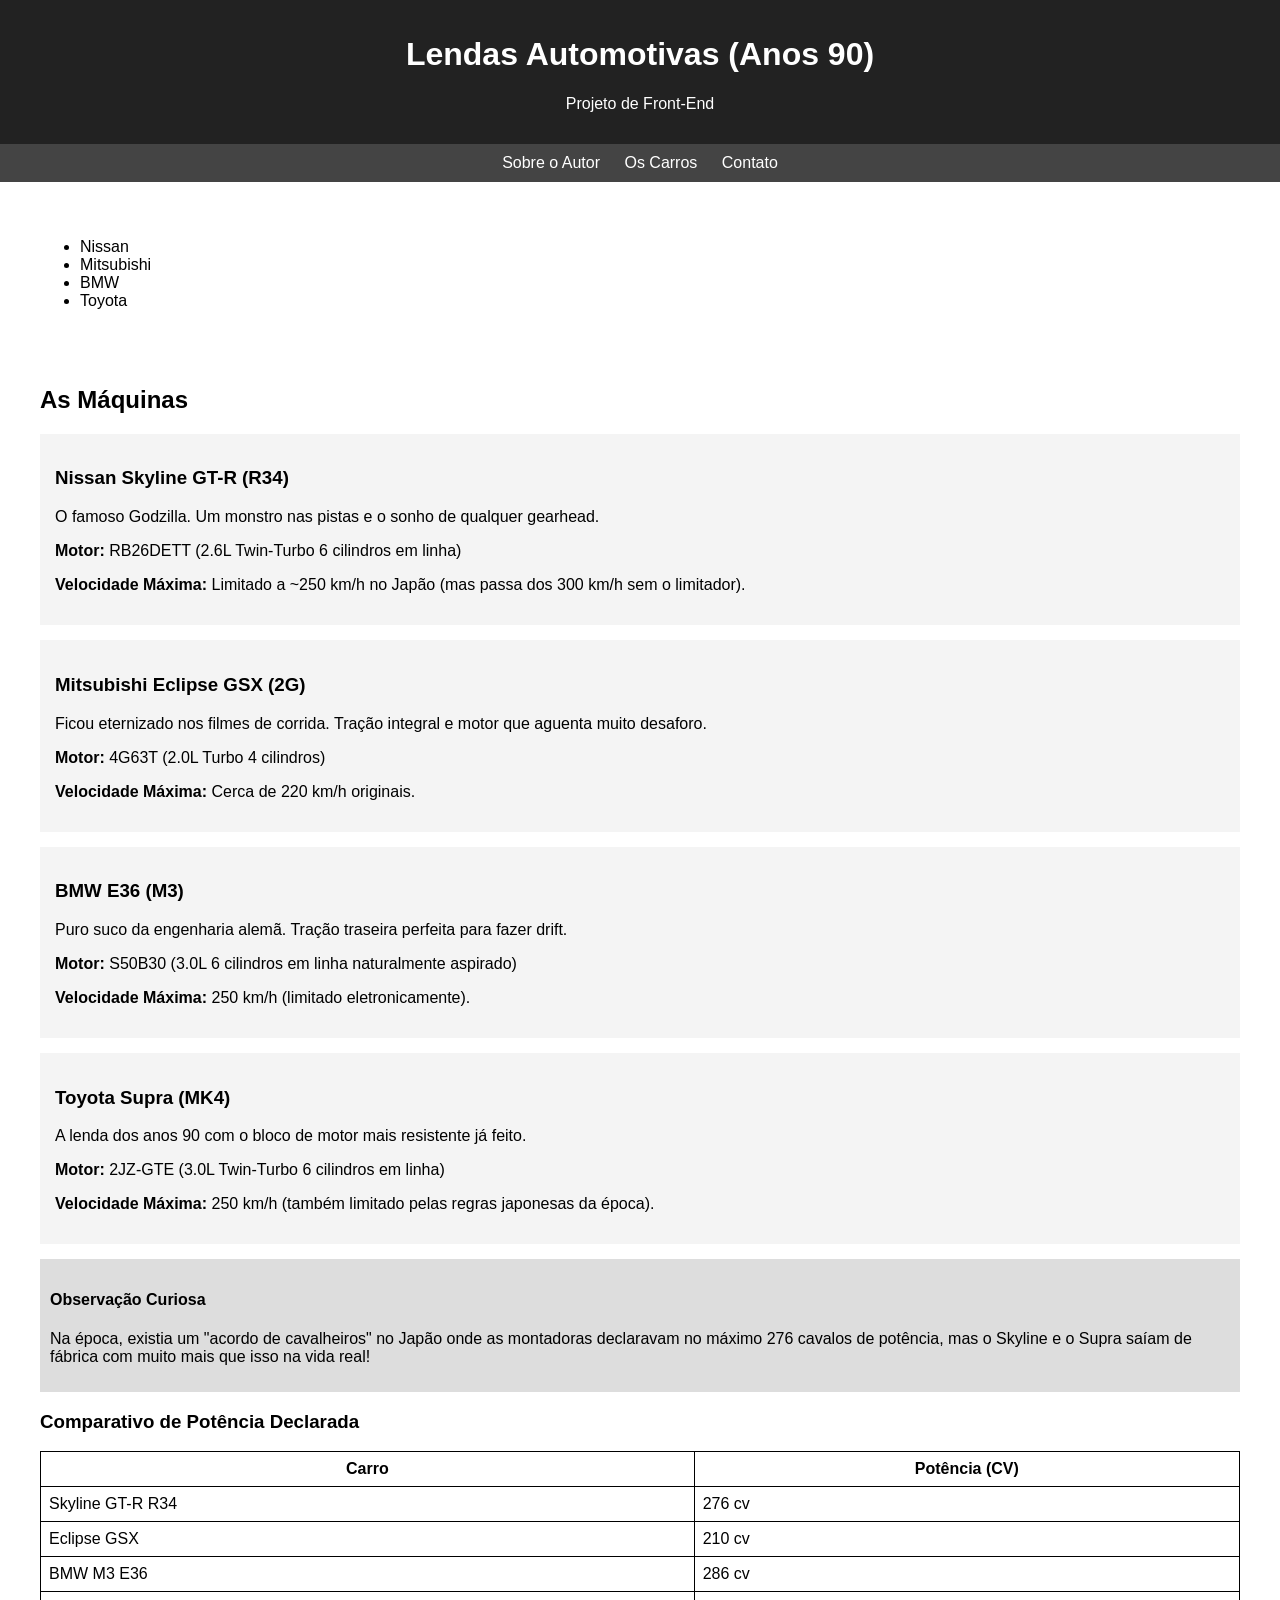
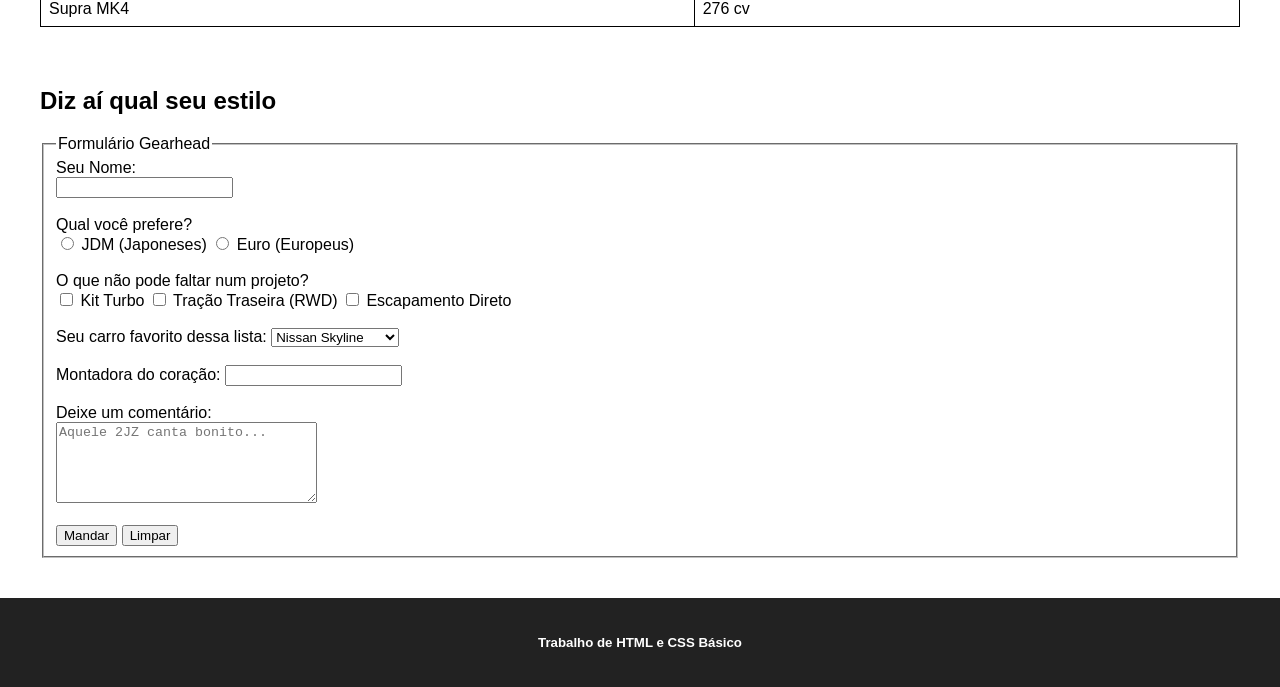
<file: index.html>
<!DOCTYPE html>
<html lang="pt-BR">
<head>
    <meta charset="UTF-8">
  <meta http-equiv="X-UA-Compatible" content="IE=edge">
     <meta name="viewport" content="width=device-width, initial-scale=1.0">
  <title>Trabalho Carros Legais</title>

    <style>
        body {
            font-family: Arial, sans-serif;
         margin: 0;
           padding: 0;
        }

       header, footer {
            background-color: #222;
          color: white;
            text-align: center;
          padding: 15px;
       }

        nav {
           background-color: #444;
            padding: 10px;
         text-align: center;
        }

       nav a {
            color: white;
           margin: 10px;
          text-decoration: none;
        }

        section {
            padding: 20px;
        }

      article {
         background-color: #f4f4f4;
            padding: 15px;
           margin-bottom: 15px;
       }

        aside {
            background-color: #ddd;
          padding: 10px;
            margin-top: 10px;
        }

      table {
           width: 100%;
           border-collapse: collapse;
        }

       table, th, td {
          border: 1px solid black;
            padding: 8px;
        }

       .header {
           background-color: #333;
        }

        #main {
           padding: 20px;
        }

      #footer {
          background-color: #222;
           color: white;
        }
    </style>
</head>

<body>

<div class="header">
<header>
    <h1>Lendas Automotivas (Anos 90)</h1>
   <p>Projeto de Front-End</p>
</header>
</div>

<nav>
    <a href="#sobre" target="_self">Sobre o Autor</a>
  <a href="#carros" target="_self">Os Carros</a>
    <a href="#contato" target="_self" title="Ir para formulário">Contato</a>
</nav>

<div id="main">
<section id="sobre">
    <ul>
        <li>Nissan</li>
      <li>Mitsubishi</li>
        <li>BMW</li>
      <li>Toyota</li>
    </ul>
</section>

<section id="carros">
  <h2>As Máquinas</h2>

    <article>
       <h3>Nissan Skyline GT-R (R34)</h3>
      <p>O famoso Godzilla. Um monstro nas pistas e o sonho de qualquer gearhead.</p>
        <p><strong>Motor:</strong> RB26DETT (2.6L Twin-Turbo 6 cilindros em linha)</p>
       <p><strong>Velocidade Máxima:</strong> Limitado a ~250 km/h no Japão (mas passa dos 300 km/h sem o limitador).</p>
    </article>

   <article>
       <h3>Mitsubishi Eclipse GSX (2G)</h3>
       <p>Ficou eternizado nos filmes de corrida. Tração integral e motor que aguenta muito desaforo.</p>
         <p><strong>Motor:</strong> 4G63T (2.0L Turbo 4 cilindros)</p>
       <p><strong>Velocidade Máxima:</strong> Cerca de 220 km/h originais.</p>
    </article>

    <article>
        <h3>BMW E36 (M3)</h3>
       <p>Puro suco da engenharia alemã. Tração traseira perfeita para fazer drift.</p>
        <p><strong>Motor:</strong> S50B30 (3.0L 6 cilindros em linha naturalmente aspirado)</p>
       <p><strong>Velocidade Máxima:</strong> 250 km/h (limitado eletronicamente).</p>
    </article>

     <article>
        <h3>Toyota Supra (MK4)</h3>
       <p>A lenda dos anos 90 com o bloco de motor mais resistente já feito.</p>
        <p><strong>Motor:</strong> 2JZ-GTE (3.0L Twin-Turbo 6 cilindros em linha)</p>
       <p><strong>Velocidade Máxima:</strong> 250 km/h (também limitado pelas regras japonesas da época).</p>
    </article>

    <aside>
        <h4>Observação Curiosa</h4>
      <p>Na época, existia um "acordo de cavalheiros" no Japão onde as montadoras declaravam no máximo 276 cavalos de potência, mas o Skyline e o Supra saíam de fábrica com muito mais que isso na vida real!</p>
    </aside>

   <h3>Comparativo de Potência Declarada</h3>
    <table>
        <tr>
            <th>Carro</th>
          <th>Potência (CV)</th>
        </tr>
      <tr>
            <td>Skyline GT-R R34</td>
            <td>276 cv</td>
        </tr>
        <tr>
           <td>Eclipse GSX</td>
           <td>210 cv</td>
        </tr>
        <tr>
          <td>BMW M3 E36</td>
            <td>286 cv</td>
       </tr>
         <tr>
          <td>Supra MK4</td>
            <td>276 cv</td>
       </tr>
    </table>
</section>

<section id="contato">
    <h2>Diz aí qual seu estilo</h2>

    <form>
       <fieldset>
          <legend>Formulário Gearhead</legend>

           <label for="nome">Seu Nome:</label><br>
         <input type="text" id="nome" name="nome"><br><br>

            <label>Qual você prefere?</label><br>
            <input type="radio" name="estilo"> JDM (Japoneses)
           <input type="radio" name="estilo"> Euro (Europeus)<br><br>

            <label>O que não pode faltar num projeto?</label><br>
            <input type="checkbox"> Kit Turbo
          <input type="checkbox"> Tração Traseira (RWD)
             <input type="checkbox"> Escapamento Direto<br><br>

           <label for="carroFav">Seu carro favorito dessa lista:</label>
           <select id="carroFav">
              <option>Nissan Skyline</option>
              <option>Mitsubishi Eclipse</option>
               <option>BMW E36</option>
                <option>Toyota Supra</option>
            </select><br><br>

            <label for="montadora">Montadora do coração:</label>
          <input list="montadoras" name="montadora">
            <datalist id="montadoras">
              <option value="Nissan">
                <option value="Mitsubishi">
               <option value="BMW">
                <option value="Toyota">
            </datalist><br><br>

            <label for="mensagem">Deixe um comentário:</label><br>
            <textarea name="mensagem" rows="5" cols="30" placeholder="Aquele 2JZ canta bonito..."></textarea><br><br>

          <input type="submit" value="Mandar">
            <input type="reset" value="Limpar">

        </fieldset>
    </form>

</section>
</div>

<div id="footer">
<footer>
   <h5>Trabalho de HTML e CSS Básico</h5>
</footer>
</div>

</body>
</html>
</file>
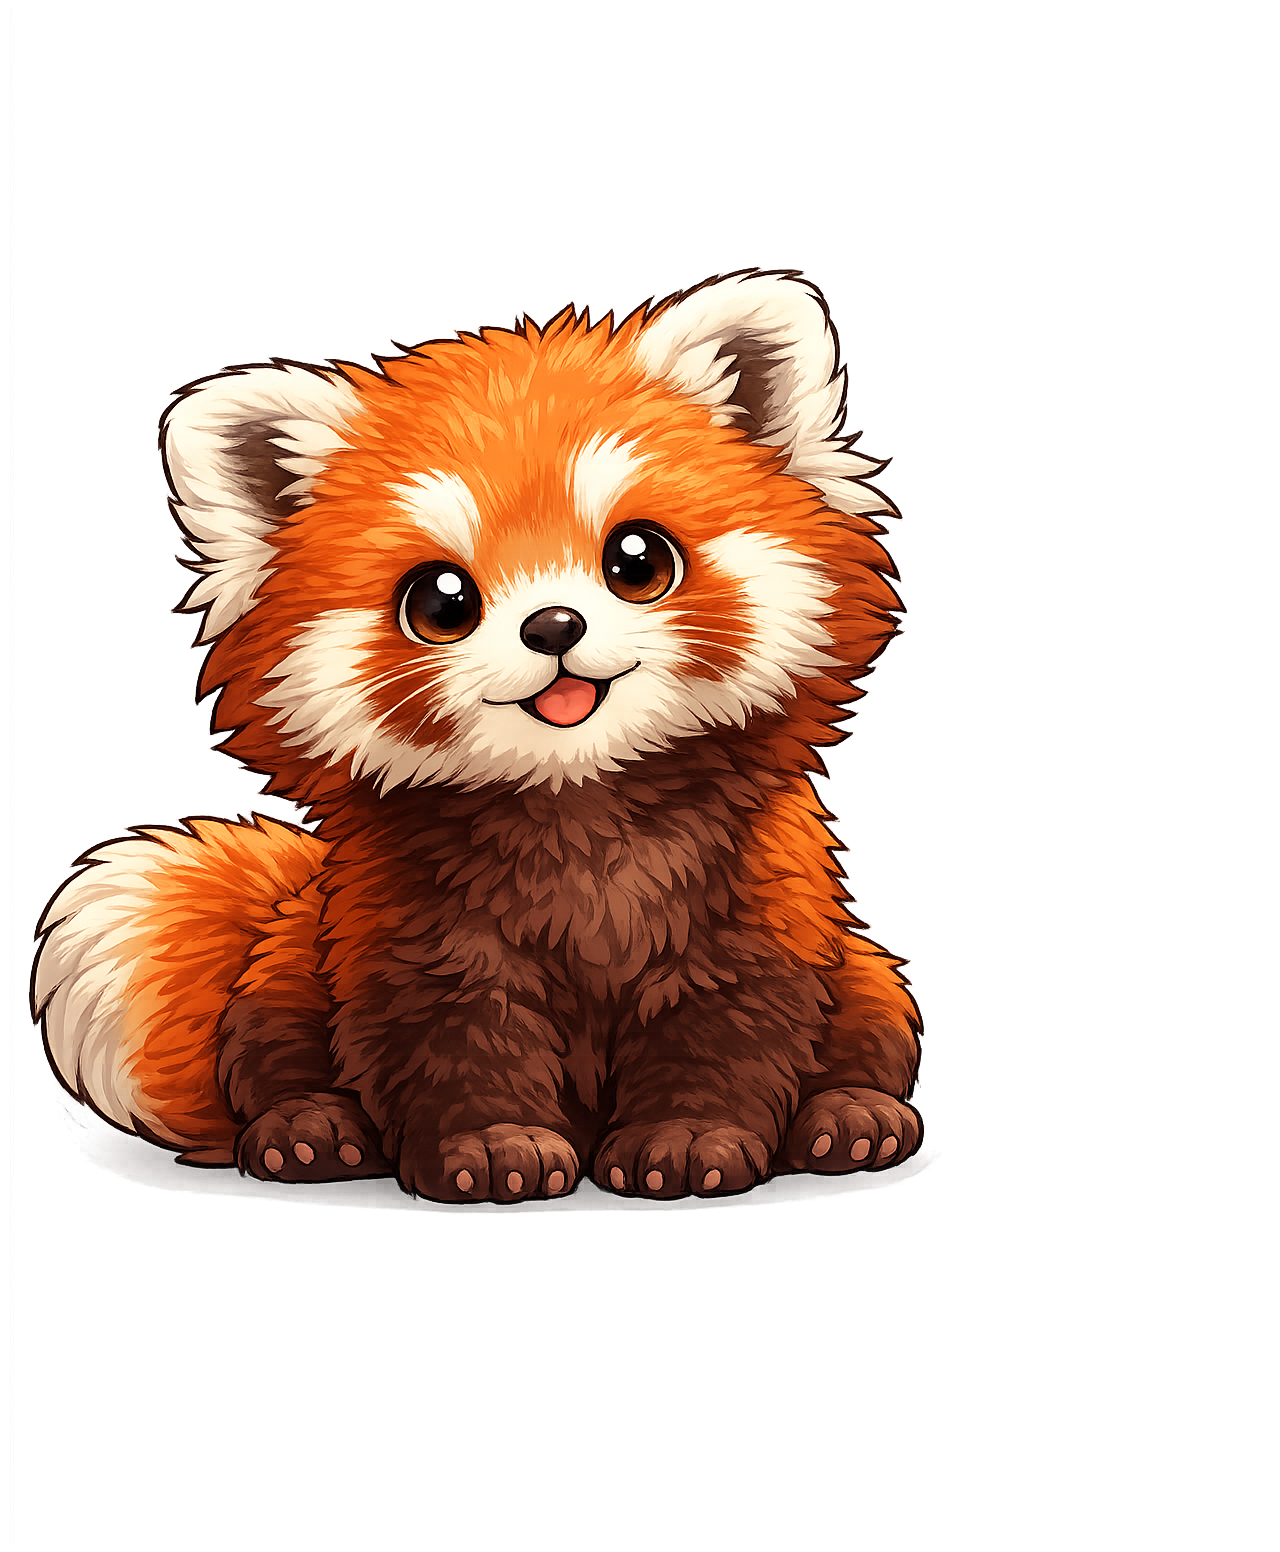
<file: atividadePetComJs/index.html>
<html>
    <head>
        <title>Panda site</title>
    </head>

    <body>
        <img id="imagem" src="./pandaNormal.png" alt="">
        <script src="./script.js"></script>
    </body>
</html>
</file>
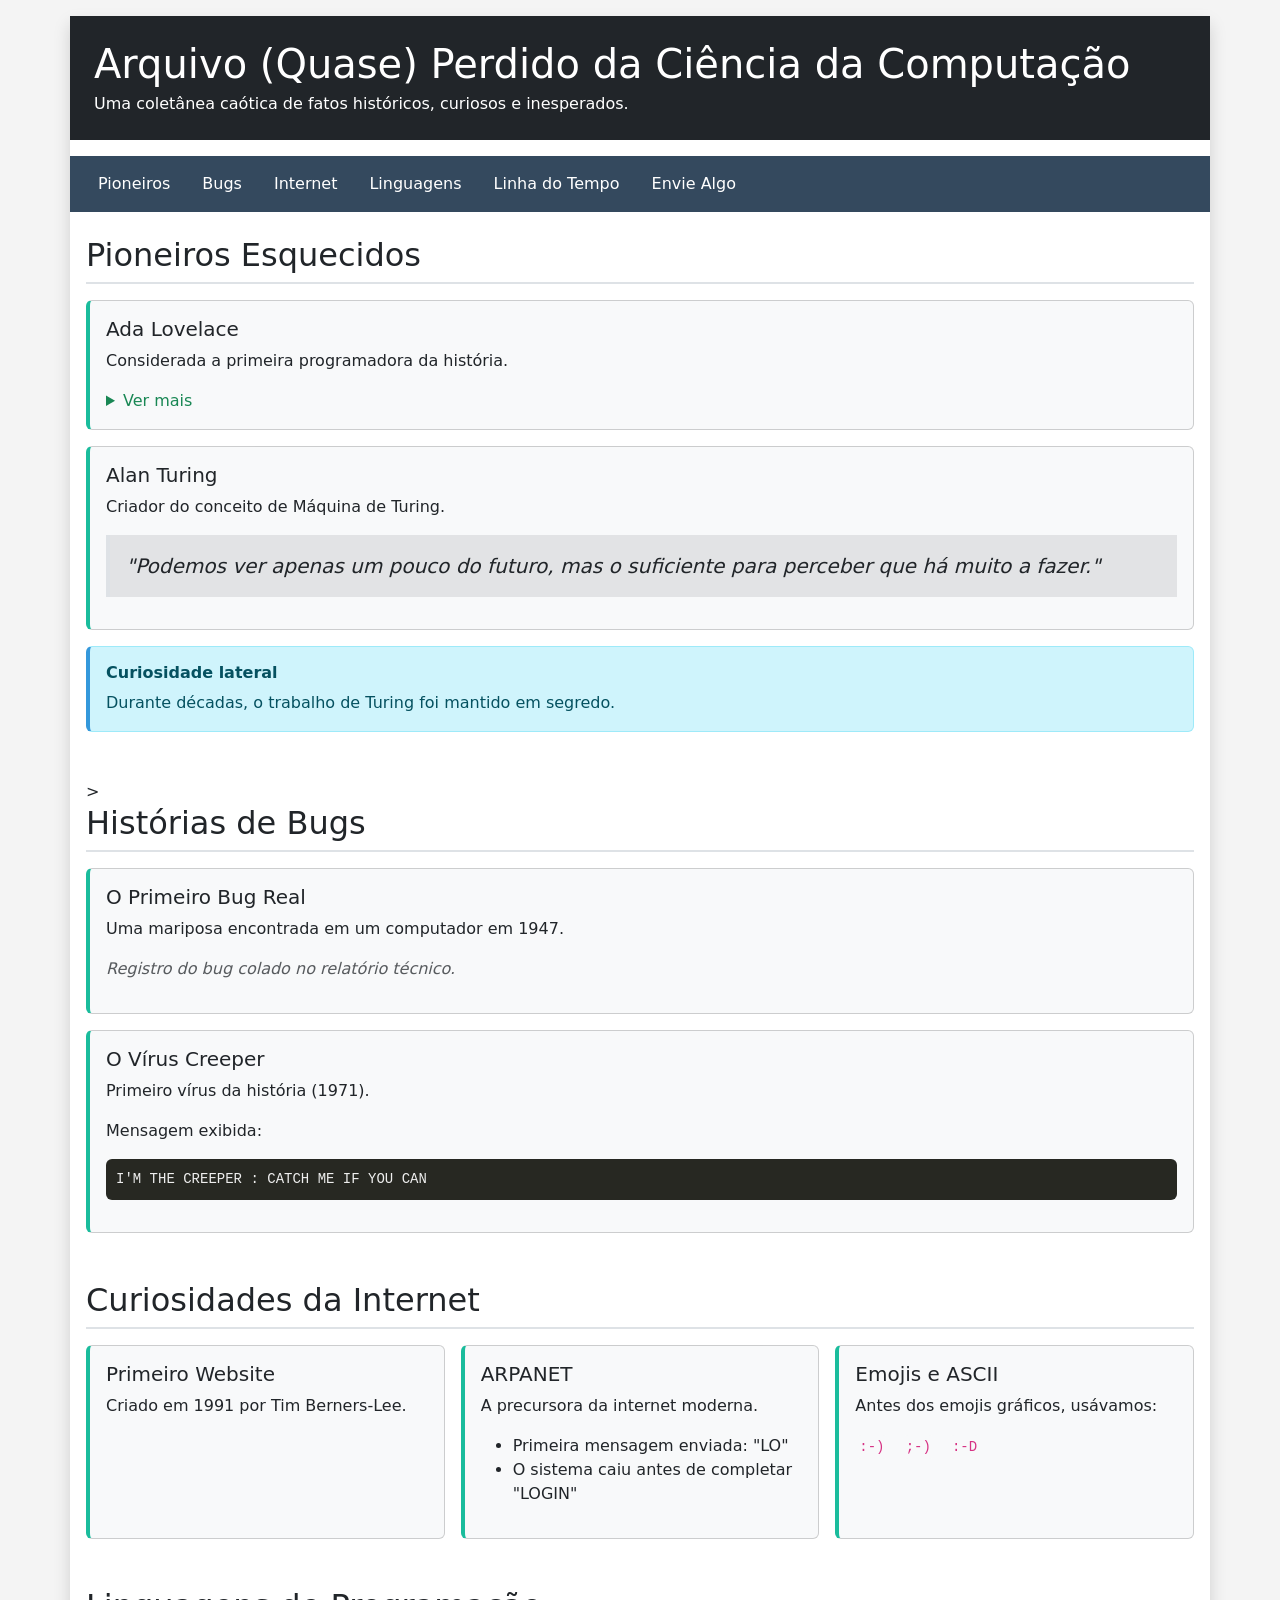
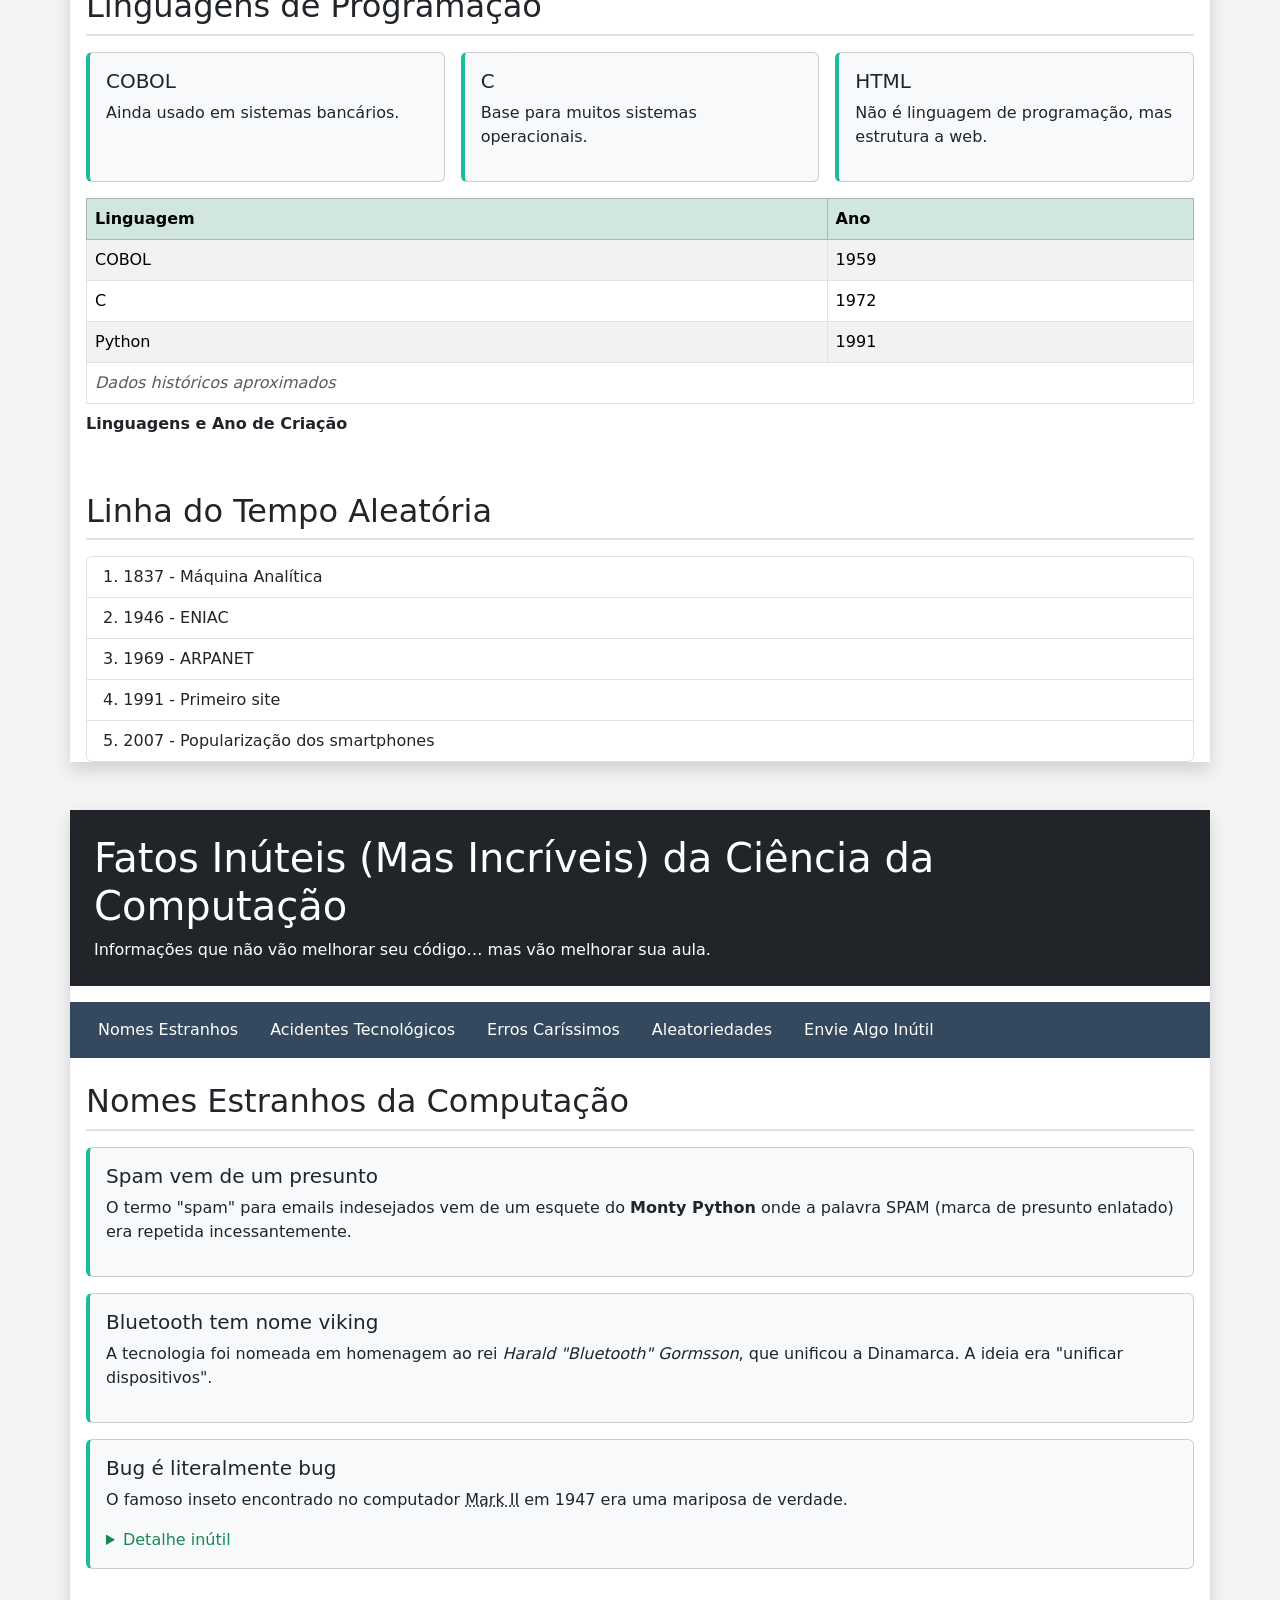
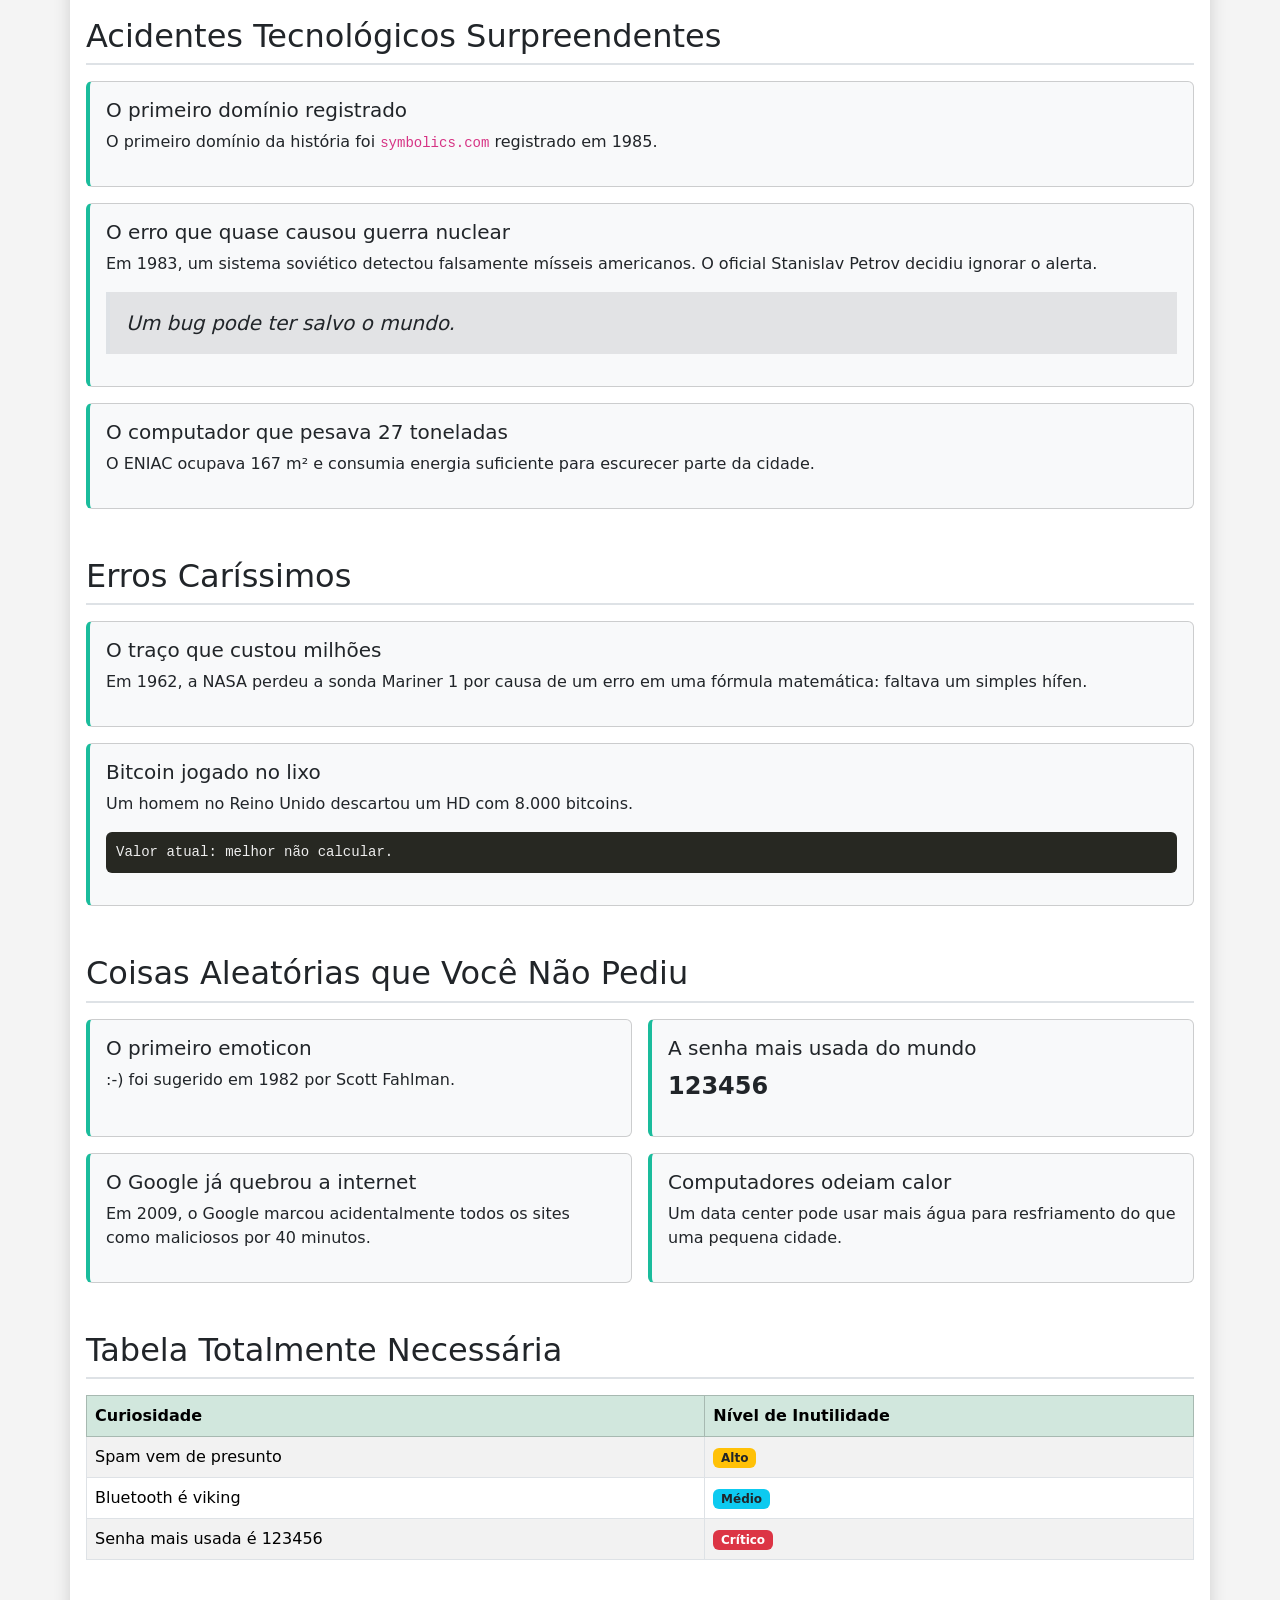
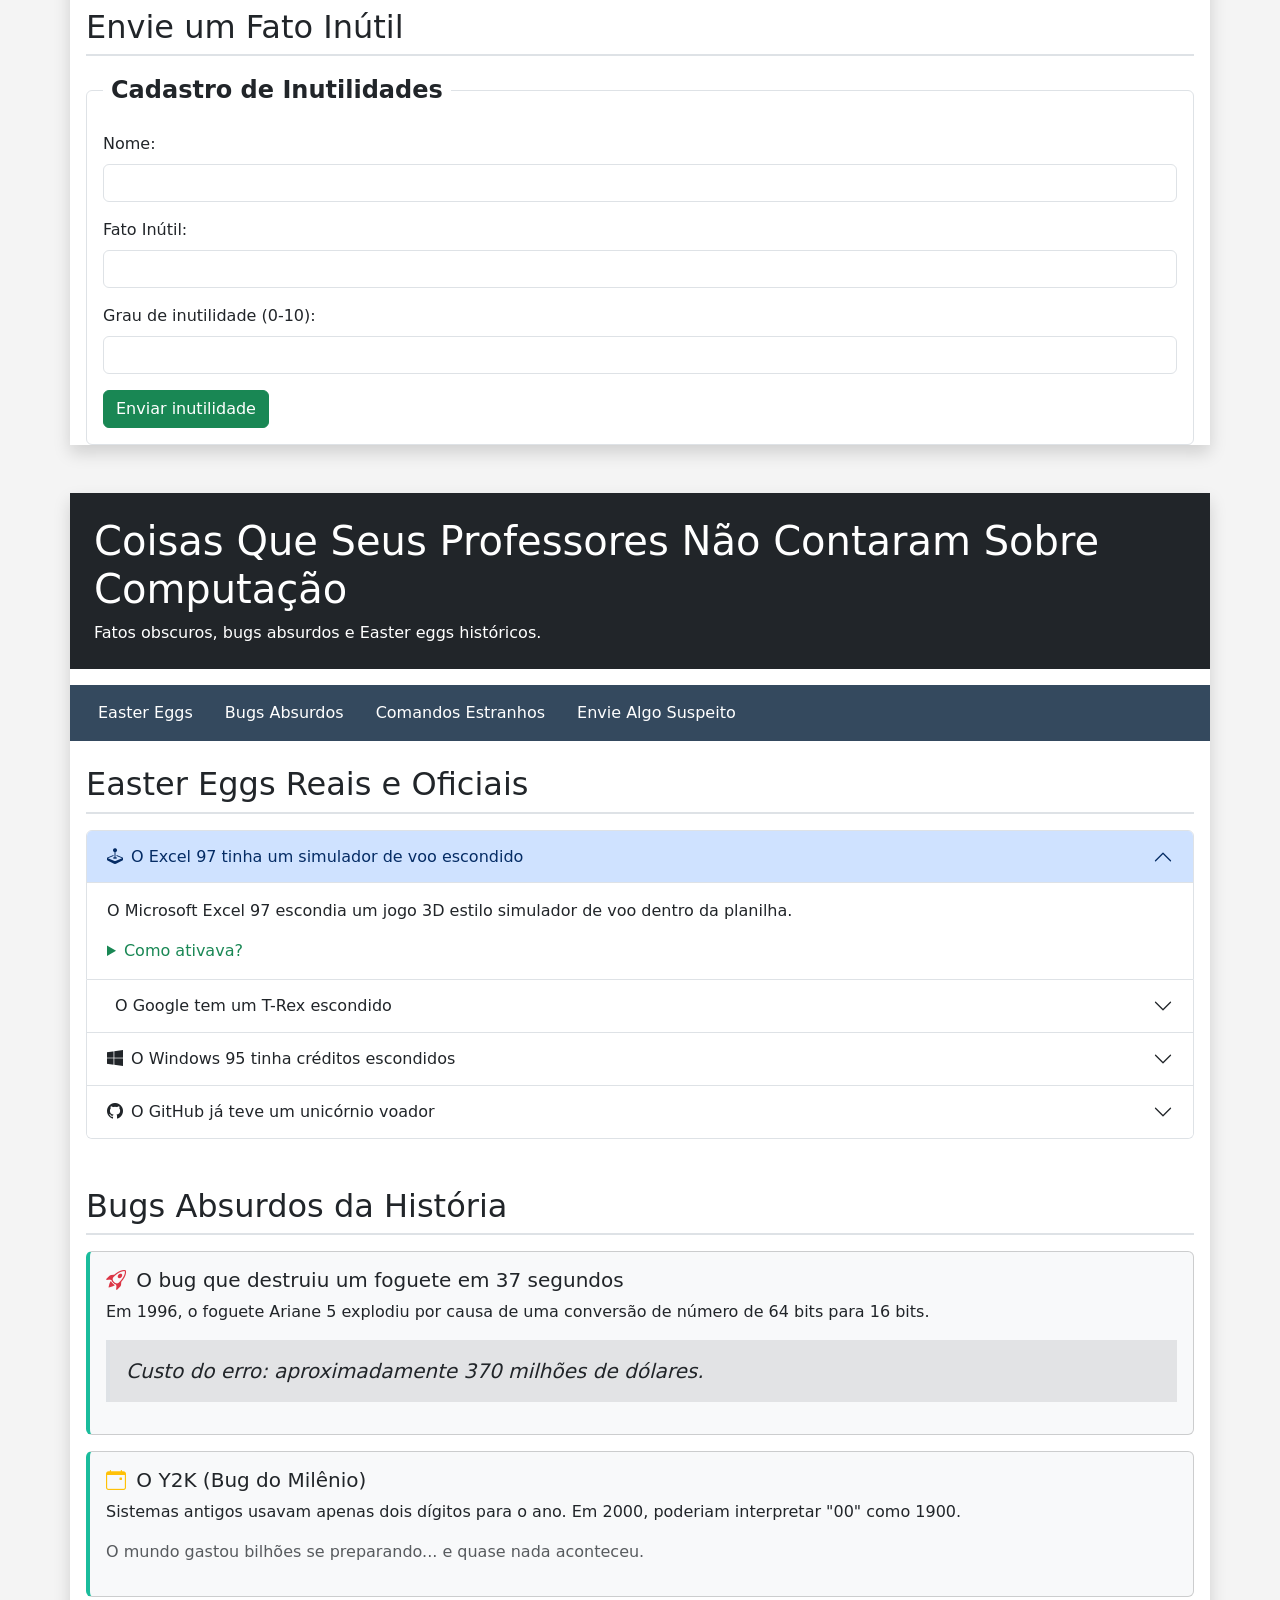
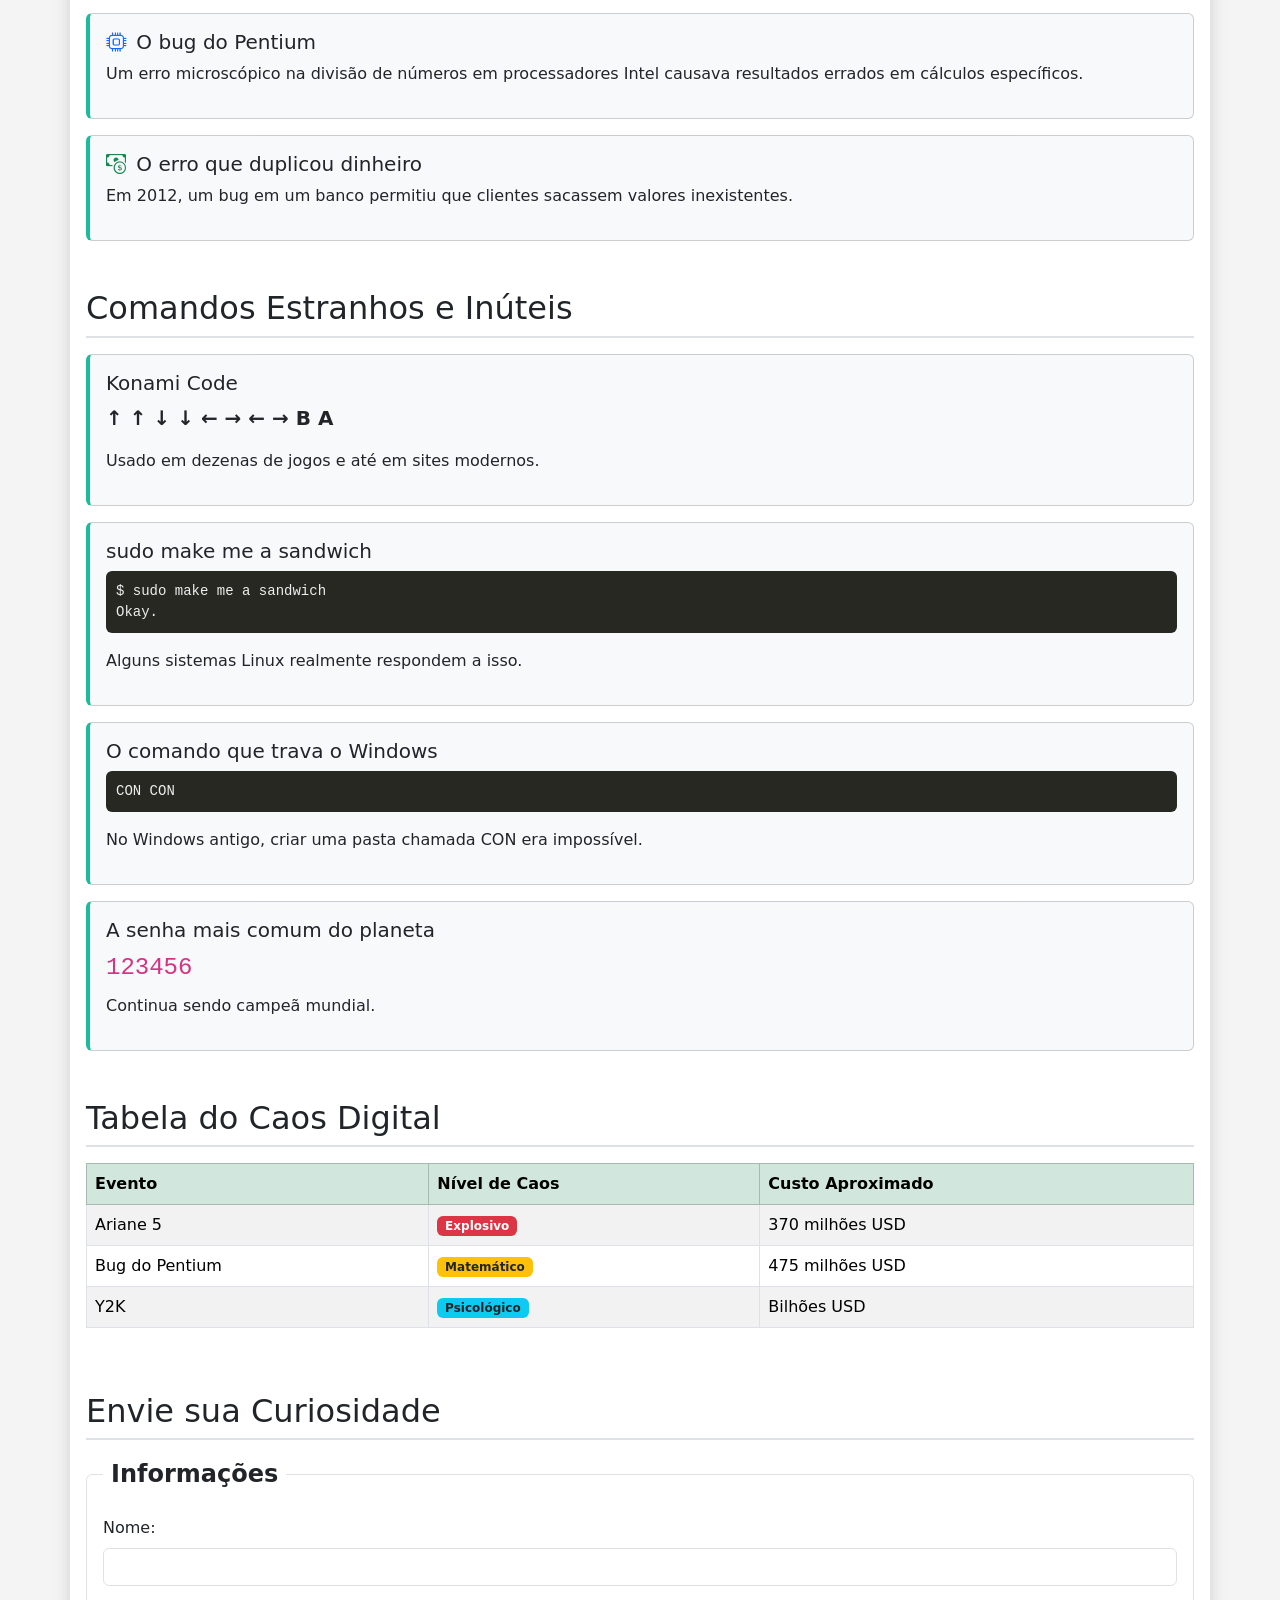
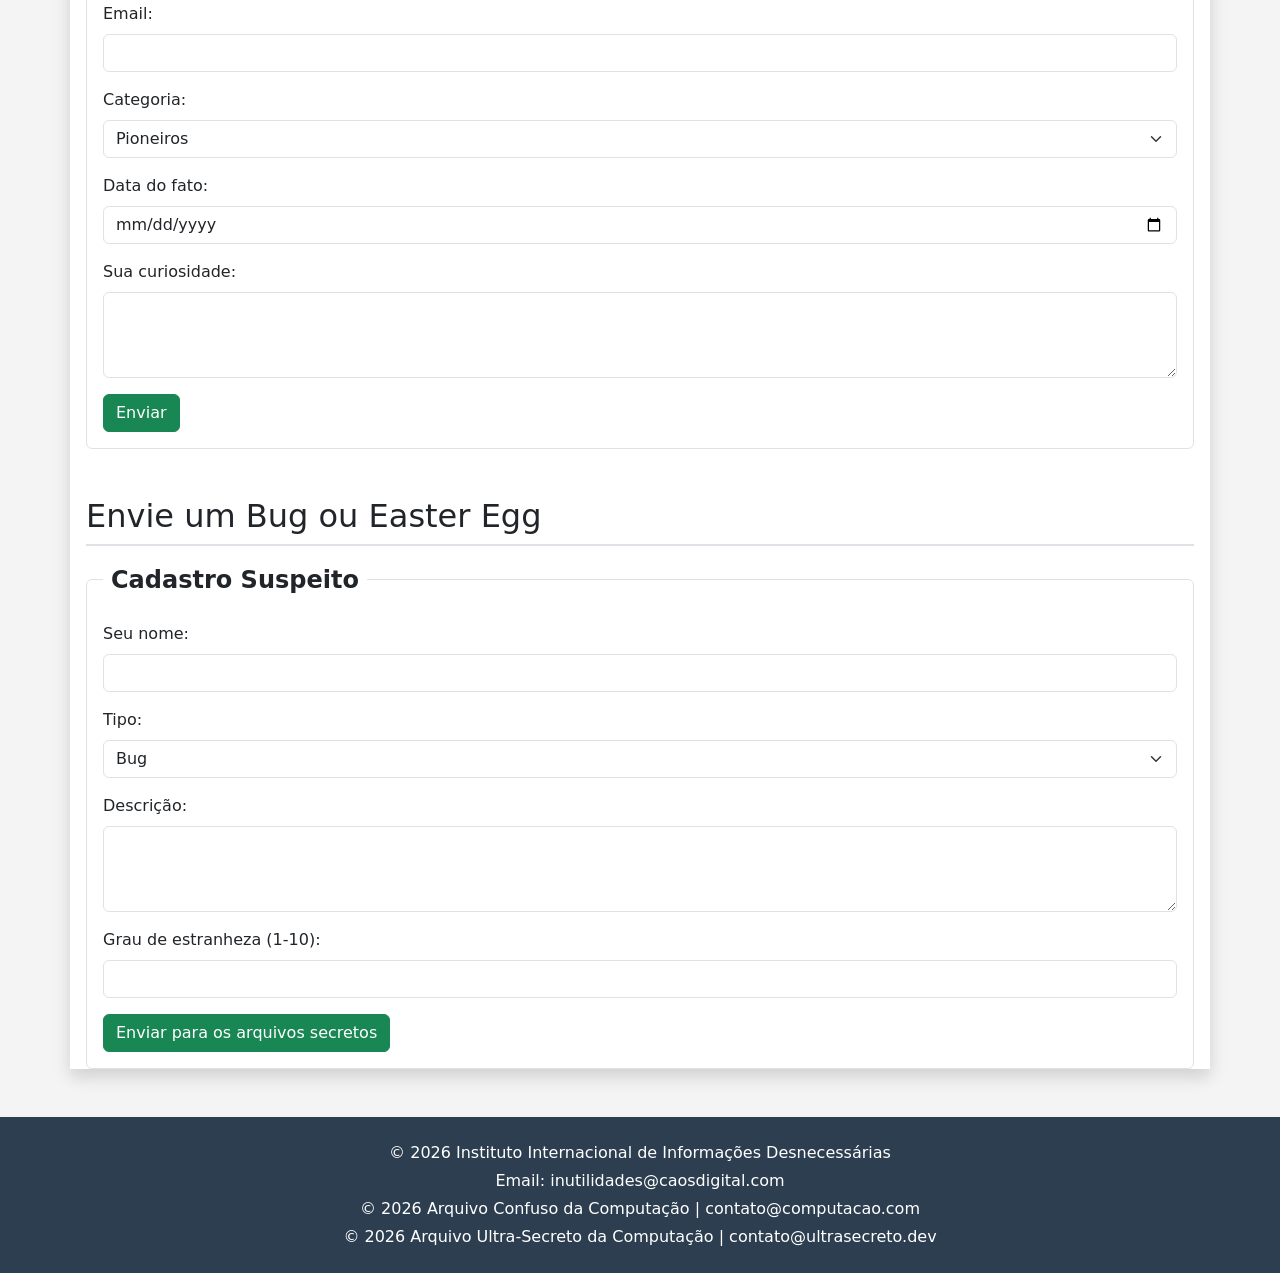
<file: atividadeSemana4comBootstrap/index.html>
<!DOCTYPE html>
<html lang="pt-br">
<head>
    <meta charset="UTF-8">
    <meta name="viewport" content="width=device-width, initial-scale=1.0">
    <meta name="description" content="Curiosidades e fatos históricos da Ciência da Computação">
    <meta name="author" content="Portal Computação">
    <title>Arquivo Confuso da Computação</title>
    <link href="https://cdn.jsdelivr.net/npm/bootstrap@5.3.0/dist/css/bootstrap.min.css" rel="stylesheet">
    <link href="https://cdn.jsdelivr.net/npm/bootstrap-icons@1.10.5/font/bootstrap-icons.css" rel="stylesheet">
    <style>
        
        body {
            background-color: #f4f4f4;
        }
        .borda-verde {
            border-left: 4px solid #1abc9c;
        }
        .borda-azul {
            border-left: 4px solid #3498db;
        }
        pre {
            background: #272822;
            color: #eee;
            padding: 10px;
        }
        nav a:hover {
            background-color: #1abc9c !important;
        }
        footer {
            background-color: #2c3e50;
        }
    </style>
</head>
<body>

<!-- teste professo dacio -->
<div class="container bg-white p-0 my-3 shadow">
    <header class="bg-dark text-white p-4 mb-3">
        <h1 class="mb-1">Arquivo (Quase) Perdido da Ciência da Computação</h1>
        <p class="mb-0">Uma coletânea caótica de fatos históricos, curiosos e inesperados.</p>
    </header>

    
    <nav class="navbar navbar-expand-lg mb-4" style="background-color: #34495e;">
        <div class="container-fluid">
            <button class="navbar-toggler bg-light" type="button" data-bs-toggle="collapse" data-bs-target="#menu1">
                <span class="navbar-toggler-icon"></span>
            </button>
            <div class="collapse navbar-collapse" id="menu1">
                <ul class="navbar-nav">
                    <li class="nav-item"><a class="nav-link text-white px-3" href="#pioneiros">Pioneiros</a></li>
                    <li class="nav-item"><a class="nav-link text-white px-3" href="#bugs">Bugs</a></li>
                    <li class="nav-item"><a class="nav-link text-white px-3" href="#internet">Internet</a></li>
                    <li class="nav-item"><a class="nav-link text-white px-3" href="#linguagens">Linguagens</a></li>
                    <li class="nav-item"><a class="nav-link text-white px-3" href="#linha-do-tempo">Linha do Tempo</a></li>
                    <li class="nav-item"><a class="nav-link text-white px-3" href="#formulario">Envie Algo</a></li>
                </ul>
            </div>
        </div>
    </nav>

    <main class="px-3">

       
        <section id="pioneiros" class="mb-5">
            <h2 class="border-bottom border-2 pb-2 mb-3">Pioneiros Esquecidos</h2>

            <div class="card mb-3 borda-verde bg-light">
                <div class="card-body">
                    <h3 class="card-title h5">Ada Lovelace</h3>
                    <p class="card-text">Considerada a primeira programadora da história.</p>
                    <details>
                        <summary class="text-success" style="cursor:pointer;">Ver mais</summary>
                        <p class="mt-2">Ela escreveu um algoritmo para a Máquina Analítica no século XIX.</p>
                    </details>
                </div>
            </div>

            <div class="card mb-3 borda-verde bg-light">
                <div class="card-body">
                    <h3 class="card-title h5">Alan Turing</h3>
                    <p class="card-text">Criador do conceito de Máquina de Turing.</p>
                    <blockquote class="blockquote bg-secondary-subtle p-3 border-start border-4 fst-italic">
                        "Podemos ver apenas um pouco do futuro, mas o suficiente para perceber que há muito a fazer."
                    </blockquote>
                </div>
            </div>

            <div class="alert alert-info borda-azul mt-2">
                <h4 class="h6 fw-bold">Curiosidade lateral</h4>
                <p class="mb-0">Durante décadas, o trabalho de Turing foi mantido em segredo.</p>
            </div>
        </section>

      >
        <section id="bugs" class="mb-5">
            <h2 class="border-bottom border-2 pb-2 mb-3">Histórias de Bugs</h2>

            <div class="card mb-3 borda-verde bg-light">
                <div class="card-body">
                    <h3 class="h5">O Primeiro Bug Real</h3>
                    <p>Uma mariposa encontrada em um computador em 1947.</p>
                    <figure>
                        <figcaption class="text-muted fst-italic">Registro do bug colado no relatório técnico.</figcaption>
                    </figure>
                </div>
            </div>

            <div class="card mb-3 borda-verde bg-light">
                <div class="card-body">
                    <h3 class="h5">O Vírus Creeper</h3>
                    <p>Primeiro vírus da história (1971).</p>
                    <p>Mensagem exibida:</p>
                    <pre class="rounded">I'M THE CREEPER : CATCH ME IF YOU CAN</pre>
                </div>
            </div>
        </section>

       
        <section id="internet" class="mb-5">
            <h2 class="border-bottom border-2 pb-2 mb-3">Curiosidades da Internet</h2>

            <div class="row g-3">
                <div class="col-md-4">
                    <div class="card h-100 borda-verde bg-light">
                        <div class="card-body">
                            <h3 class="h5">Primeiro Website</h3>
                            <p>Criado em 1991 por Tim Berners-Lee.</p>
                        </div>
                    </div>
                </div>

                <div class="col-md-4">
                    <div class="card h-100 borda-verde bg-light">
                        <div class="card-body">
                            <h3 class="h5">ARPANET</h3>
                            <p>A precursora da internet moderna.</p>
                            <ul>
                                <li>Primeira mensagem enviada: "LO"</li>
                                <li>O sistema caiu antes de completar "LOGIN"</li>
                            </ul>
                        </div>
                    </div>
                </div>

                <div class="col-md-4">
                    <div class="card h-100 borda-verde bg-light">
                        <div class="card-body">
                            <h3 class="h5">Emojis e ASCII</h3>
                            <p>Antes dos emojis gráficos, usávamos:</p>
                            <code class="me-2 bg-light p-1 rounded">:-)</code>
                            <code class="me-2 bg-light p-1 rounded">;-)</code>
                            <code class="bg-light p-1 rounded">:-D</code>
                        </div>
                    </div>
                </div>
            </div>
        </section>

        
        <section id="linguagens" class="mb-5">
            <h2 class="border-bottom border-2 pb-2 mb-3">Linguagens de Programação</h2>

            <div class="row g-3 mb-3">
                <div class="col-md-4">
                    <div class="card borda-verde bg-light h-100">
                        <div class="card-body">
                            <h3 class="h5">COBOL</h3>
                            <p>Ainda usado em sistemas bancários.</p>
                        </div>
                    </div>
                </div>
                <div class="col-md-4">
                    <div class="card borda-verde bg-light h-100">
                        <div class="card-body">
                            <h3 class="h5">C</h3>
                            <p>Base para muitos sistemas operacionais.</p>
                        </div>
                    </div>
                </div>
                <div class="col-md-4">
                    <div class="card borda-verde bg-light h-100">
                        <div class="card-body">
                            <h3 class="h5">HTML</h3>
                            <p>Não é linguagem de programação, mas estrutura a web.</p>
                        </div>
                    </div>
                </div>
            </div>

            <table class="table table-bordered table-striped">
                <caption class="fw-bold text-dark">Linguagens e Ano de Criação</caption>
                <thead class="table-success">
                    <tr>
                        <th>Linguagem</th>
                        <th>Ano</th>
                    </tr>
                </thead>
                <tbody>
                    <tr><td>COBOL</td><td>1959</td></tr>
                    <tr><td>C</td><td>1972</td></tr>
                    <tr><td>Python</td><td>1991</td></tr>
                </tbody>
                <tfoot>
                    <tr>
                        <td colspan="2" class="text-muted fst-italic">Dados históricos aproximados</td>
                    </tr>
                </tfoot>
            </table>
        </section>

        
        <section id="linha-do-tempo" class="mb-5">
            <h2 class="border-bottom border-2 pb-2 mb-3">Linha do Tempo Aleatória</h2>
            <ol class="list-group list-group-numbered">
                <li class="list-group-item">1837 - Máquina Analítica</li>
                <li class="list-group-item">1946 - ENIAC</li>
                <li class="list-group-item">1969 - ARPANET</li>
                <li class="list-group-item">1991 - Primeiro site</li>
                <li class="list-group-item">2007 - Popularização dos smartphones</li>
            </ol>
        </section>

    </main>

</div>

<div class="container bg-white my-3 p-0 shadow">

    <header class="bg-dark text-white p-4 mb-3">
        <h1>Fatos Inúteis (Mas Incríveis) da Ciência da Computação</h1>
        <p class="mb-0">Informações que não vão melhorar seu código… mas vão melhorar sua aula.</p>
    </header>

    <nav class="navbar navbar-expand-lg mb-4" style="background-color: #34495e;">
        <div class="container-fluid">
            <button class="navbar-toggler bg-light" type="button" data-bs-toggle="collapse" data-bs-target="#menu2">
                <span class="navbar-toggler-icon"></span>
            </button>
            <div class="collapse navbar-collapse" id="menu2">
                <ul class="navbar-nav">
                    <li class="nav-item"><a class="nav-link text-white px-3" href="#nomes">Nomes Estranhos</a></li>
                    <li class="nav-item"><a class="nav-link text-white px-3" href="#acidentes">Acidentes Tecnológicos</a></li>
                    <li class="nav-item"><a class="nav-link text-white px-3" href="#dinheiro">Erros Caríssimos</a></li>
                    <li class="nav-item"><a class="nav-link text-white px-3" href="#aleatorio">Aleatoriedades</a></li>
                    <li class="nav-item"><a class="nav-link text-white px-3" href="#form">Envie Algo Inútil</a></li>
                </ul>
            </div>
        </div>
    </nav>

    <div class="px-3">


        <section id="nomes" class="mb-5">
            <h2 class="border-bottom border-2 pb-2 mb-3">Nomes Estranhos da Computação</h2>

            <div class="card mb-3 borda-verde bg-light">
                <div class="card-body">
                    <h3 class="h5">Spam vem de um presunto</h3>
                    <p>O termo "spam" para emails indesejados vem de um esquete do <strong>Monty Python</strong> onde a palavra SPAM (marca de presunto enlatado) era repetida incessantemente.</p>
                </div>
            </div>

            <div class="card mb-3 borda-verde bg-light">
                <div class="card-body">
                    <h3 class="h5">Bluetooth tem nome viking</h3>
                    <p>A tecnologia foi nomeada em homenagem ao rei <em>Harald "Bluetooth" Gormsson</em>, que unificou a Dinamarca. A ideia era "unificar dispositivos".</p>
                </div>
            </div>

            <div class="card mb-3 borda-verde bg-light">
                <div class="card-body">
                    <h3 class="h5">Bug é literalmente bug</h3>
                    <p>O famoso inseto encontrado no computador <abbr title="Harvard Mark II">Mark II</abbr> em 1947 era uma mariposa de verdade.</p>
                    <details>
                        <summary class="text-success" style="cursor:pointer;">Detalhe inútil</summary>
                        <p class="mt-2">O inseto ainda está preservado em um museu.</p>
                    </details>
                </div>
            </div>
        </section>

   
        <section id="acidentes" class="mb-5">
            <h2 class="border-bottom border-2 pb-2 mb-3">Acidentes Tecnológicos Surpreendentes</h2>

            <div class="card mb-3 borda-verde bg-light">
                <div class="card-body">
                    <h3 class="h5">O primeiro domínio registrado</h3>
                    <p>O primeiro domínio da história foi <code>symbolics.com</code> registrado em 1985.</p>
                </div>
            </div>

            <div class="card mb-3 borda-verde bg-light">
                <div class="card-body">
                    <h3 class="h5">O erro que quase causou guerra nuclear</h3>
                    <p>Em 1983, um sistema soviético detectou falsamente mísseis americanos. O oficial Stanislav Petrov decidiu ignorar o alerta.</p>
                    <blockquote class="blockquote bg-secondary-subtle p-3 border-start border-4 fst-italic">Um bug pode ter salvo o mundo.</blockquote>
                </div>
            </div>

            <div class="card mb-3 borda-verde bg-light">
                <div class="card-body">
                    <h3 class="h5">O computador que pesava 27 toneladas</h3>
                    <p>O ENIAC ocupava 167 m² e consumia energia suficiente para escurecer parte da cidade.</p>
                </div>
            </div>
        </section>

        <section id="dinheiro" class="mb-5">
            <h2 class="border-bottom border-2 pb-2 mb-3">Erros Caríssimos</h2>

            <div class="card mb-3 borda-verde bg-light">
                <div class="card-body">
                    <h3 class="h5">O traço que custou milhões</h3>
                    <p>Em 1962, a NASA perdeu a sonda Mariner 1 por causa de um erro em uma fórmula matemática: faltava um simples hífen.</p>
                </div>
            </div>

            <div class="card mb-3 borda-verde bg-light">
                <div class="card-body">
                    <h3 class="h5">Bitcoin jogado no lixo</h3>
                    <p>Um homem no Reino Unido descartou um HD com 8.000 bitcoins.</p>
                    <pre class="rounded">Valor atual: melhor não calcular.</pre>
                </div>
            </div>
        </section>

        <section id="aleatorio" class="mb-5">
            <h2 class="border-bottom border-2 pb-2 mb-3">Coisas Aleatórias que Você Não Pediu</h2>

            <div class="row g-3">
                <div class="col-sm-6">
                    <div class="card h-100 borda-verde bg-light">
                        <div class="card-body">
                            <h3 class="h5">O primeiro emoticon</h3>
                            <p>:-) foi sugerido em 1982 por Scott Fahlman.</p>
                        </div>
                    </div>
                </div>
                <div class="col-sm-6">
                    <div class="card h-100 borda-verde bg-light">
                        <div class="card-body">
                            <h3 class="h5">A senha mais usada do mundo</h3>
                            <p class="fw-bold fs-4">123456</p>
                        </div>
                    </div>
                </div>
                <div class="col-sm-6">
                    <div class="card h-100 borda-verde bg-light">
                        <div class="card-body">
                            <h3 class="h5">O Google já quebrou a internet</h3>
                            <p>Em 2009, o Google marcou acidentalmente todos os sites como maliciosos por 40 minutos.</p>
                        </div>
                    </div>
                </div>
                <div class="col-sm-6">
                    <div class="card h-100 borda-verde bg-light">
                        <div class="card-body">
                            <h3 class="h5">Computadores odeiam calor</h3>
                            <p>Um data center pode usar mais água para resfriamento do que uma pequena cidade.</p>
                        </div>
                    </div>
                </div>
            </div>
        </section>

        <section class="mb-5">
            <h2 class="border-bottom border-2 pb-2 mb-3">Tabela Totalmente Necessária</h2>
            <table class="table table-bordered table-striped">
                <thead class="table-success">
                    <tr>
                        <th>Curiosidade</th>
                        <th>Nível de Inutilidade</th>
                    </tr>
                </thead>
                <tbody>
                    <tr><td>Spam vem de presunto</td><td><span class="badge bg-warning text-dark">Alto</span></td></tr>
                    <tr><td>Bluetooth é viking</td><td><span class="badge bg-info text-dark">Médio</span></td></tr>
                    <tr><td>Senha mais usada é 123456</td><td><span class="badge bg-danger">Crítico</span></td></tr>
                </tbody>
            </table>
        </section>

        <section id="form" class="mb-5">
            <h2 class="border-bottom border-2 pb-2 mb-3">Envie um Fato Inútil</h2>
            <form>
                <fieldset class="border p-3 rounded">
                    <legend class="fw-bold float-none w-auto px-2">Cadastro de Inutilidades</legend>

                    <div class="mb-3">
                        <label class="form-label">Nome:</label>
                        <input type="text" class="form-control" name="nome">
                    </div>
                    <div class="mb-3">
                        <label class="form-label">Fato Inútil:</label>
                        <input type="text" class="form-control" name="fato">
                    </div>
                    <div class="mb-3">
                        <label class="form-label">Grau de inutilidade (0-10):</label>
                        <input type="number" class="form-control" name="grau" min="0" max="10">
                    </div>
                    <button type="submit" class="btn btn-success">Enviar inutilidade</button>
                </fieldset>
            </form>
        </section>

    </div>
</div>


<div class="container bg-white my-3 p-0 shadow">

    <header class="bg-dark text-white p-4 mb-3">
        <h1>Coisas Que Seus Professores Não Contaram Sobre Computação</h1>
        <p class="mb-0">Fatos obscuros, bugs absurdos e Easter eggs históricos.</p>
    </header>

    <nav class="navbar navbar-expand-lg mb-4" style="background-color: #34495e;">
        <div class="container-fluid">
            <button class="navbar-toggler bg-light" type="button" data-bs-toggle="collapse" data-bs-target="#menu3">
                <span class="navbar-toggler-icon"></span>
            </button>
            <div class="collapse navbar-collapse" id="menu3">
                <ul class="navbar-nav">
                    <li class="nav-item"><a class="nav-link text-white px-3" href="#easter-eggs">Easter Eggs</a></li>
                    <li class="nav-item"><a class="nav-link text-white px-3" href="#bugs-absurdos">Bugs Absurdos</a></li>
                    <li class="nav-item"><a class="nav-link text-white px-3" href="#comandos-secretos">Comandos Estranhos</a></li>
                    <li class="nav-item"><a class="nav-link text-white px-3" href="#formulario-secreto">Envie Algo Suspeito</a></li>
                </ul>
            </div>
        </div>
    </nav>

    <div class="px-3">

        
        <section id="easter-eggs" class="mb-5">
            <h2 class="border-bottom border-2 pb-2 mb-3">Easter Eggs Reais e Oficiais</h2>

            <div class="accordion mb-3" id="accordionEasterEggs">
                <div class="accordion-item">
                    <h2 class="accordion-header">
                        <button class="accordion-button" type="button" data-bs-toggle="collapse" data-bs-target="#ee1">
                            <i class="bi bi-joystick me-2"></i> O Excel 97 tinha um simulador de voo escondido
                        </button>
                    </h2>
                    <div id="ee1" class="accordion-collapse collapse show" data-bs-parent="#accordionEasterEggs">
                        <div class="accordion-body">
                            <p>O Microsoft Excel 97 escondia um jogo 3D estilo simulador de voo dentro da planilha.</p>
                            <details>
                                <summary style="cursor:pointer;" class="text-success">Como ativava?</summary>
                                <p class="mt-2">Era preciso selecionar células específicas e usar combinações absurdas de teclado.</p>
                            </details>
                        </div>
                    </div>
                </div>

                <div class="accordion-item">
                    <h2 class="accordion-header">
                        <button class="accordion-button collapsed" type="button" data-bs-toggle="collapse" data-bs-target="#ee2">
                            <i class="bi bi-dinosaur me-2"></i> O Google tem um T-Rex escondido
                        </button>
                    </h2>
                    <div id="ee2" class="accordion-collapse collapse" data-bs-parent="#accordionEasterEggs">
                        <div class="accordion-body">
                            Quando você fica sem internet no Chrome, aparece um dinossauro. Se apertar espaço, começa um jogo infinito.
                        </div>
                    </div>
                </div>

                <div class="accordion-item">
                    <h2 class="accordion-header">
                        <button class="accordion-button collapsed" type="button" data-bs-toggle="collapse" data-bs-target="#ee3">
                            <i class="bi bi-windows me-2"></i> O Windows 95 tinha créditos escondidos
                        </button>
                    </h2>
                    <div id="ee3" class="accordion-collapse collapse" data-bs-parent="#accordionEasterEggs">
                        <div class="accordion-body">
                            Desenvolvedores colocaram seus nomes escondidos dentro do sistema.
                        </div>
                    </div>
                </div>

                <div class="accordion-item">
                    <h2 class="accordion-header">
                        <button class="accordion-button collapsed" type="button" data-bs-toggle="collapse" data-bs-target="#ee4">
                            <i class="bi bi-github me-2"></i> O GitHub já teve um unicórnio voador
                        </button>
                    </h2>
                    <div id="ee4" class="accordion-collapse collapse" data-bs-parent="#accordionEasterEggs">
                        <div class="accordion-body">
                            Em versões antigas, existia um modo visual alternativo escondido.
                        </div>
                    </div>
                </div>
            </div>
        </section>

        <section id="bugs-absurdos" class="mb-5">
            <h2 class="border-bottom border-2 pb-2 mb-3">Bugs Absurdos da História</h2>

            <div class="card mb-3 borda-verde bg-light">
                <div class="card-body">
                    <h3 class="h5"><i class="bi bi-rocket-takeoff text-danger me-1"></i> O bug que destruiu um foguete em 37 segundos</h3>
                    <p>Em 1996, o foguete Ariane 5 explodiu por causa de uma conversão de número de 64 bits para 16 bits.</p>
                    <blockquote class="blockquote bg-secondary-subtle p-3 border-start border-4 fst-italic">
                        Custo do erro: aproximadamente 370 milhões de dólares.
                    </blockquote>
                </div>
            </div>

            <div class="card mb-3 borda-verde bg-light">
                <div class="card-body">
                    <h3 class="h5"><i class="bi bi-calendar-event text-warning me-1"></i> O Y2K (Bug do Milênio)</h3>
                    <p>Sistemas antigos usavam apenas dois dígitos para o ano. Em 2000, poderiam interpretar "00" como 1900.</p>
                    <p class="text-muted">O mundo gastou bilhões se preparando... e quase nada aconteceu.</p>
                </div>
            </div>

            <div class="card mb-3 borda-verde bg-light">
                <div class="card-body">
                    <h3 class="h5"><i class="bi bi-cpu text-primary me-1"></i> O bug do Pentium</h3>
                    <p>Um erro microscópico na divisão de números em processadores Intel causava resultados errados em cálculos específicos.</p>
                </div>
            </div>

            <div class="card mb-3 borda-verde bg-light">
                <div class="card-body">
                    <h3 class="h5"><i class="bi bi-cash-coin text-success me-1"></i> O erro que duplicou dinheiro</h3>
                    <p>Em 2012, um bug em um banco permitiu que clientes sacassem valores inexistentes.</p>
                </div>
            </div>
        </section>

        
        <section id="comandos-secretos" class="mb-5">
            <h2 class="border-bottom border-2 pb-2 mb-3">Comandos Estranhos e Inúteis</h2>

            <div class="card mb-3 borda-verde bg-light">
                <div class="card-body">
                    <h3 class="h5">Konami Code</h3>
                    <p class="fs-5 fw-bold">↑ ↑ ↓ ↓ ← → ← → B A</p>
                    <p>Usado em dezenas de jogos e até em sites modernos.</p>
                </div>
            </div>

            <div class="card mb-3 borda-verde bg-light">
                <div class="card-body">
                    <h3 class="h5">sudo make me a sandwich</h3>
                    <pre class="rounded">$ sudo make me a sandwich
Okay.</pre>
                    <p class="mt-2">Alguns sistemas Linux realmente respondem a isso.</p>
                </div>
            </div>

            <div class="card mb-3 borda-verde bg-light">
                <div class="card-body">
                    <h3 class="h5">O comando que trava o Windows</h3>
                    <pre class="rounded">CON CON</pre>
                    <p class="mt-2">No Windows antigo, criar uma pasta chamada CON era impossível.</p>
                </div>
            </div>

            <div class="card mb-3 borda-verde bg-light">
                <div class="card-body">
                    <h3 class="h5">A senha mais comum do planeta</h3>
                    <code class="fs-4">123456</code>
                    <p class="mt-2">Continua sendo campeã mundial.</p>
                </div>
            </div>
        </section>

        
        <section class="mb-5">
            <h2 class="border-bottom border-2 pb-2 mb-3">Tabela do Caos Digital</h2>
            <div class="table-responsive">
                <table class="table table-bordered table-striped table-hover">
                    <thead class="table-success">
                        <tr>
                            <th>Evento</th>
                            <th>Nível de Caos</th>
                            <th>Custo Aproximado</th>
                        </tr>
                    </thead>
                    <tbody>
                        <tr>
                            <td>Ariane 5</td>
                            <td><span class="badge bg-danger">Explosivo</span></td>
                            <td>370 milhões USD</td>
                        </tr>
                        <tr>
                            <td>Bug do Pentium</td>
                            <td><span class="badge bg-warning text-dark">Matemático</span></td>
                            <td>475 milhões USD</td>
                        </tr>
                        <tr>
                            <td>Y2K</td>
                            <td><span class="badge bg-info text-dark">Psicológico</span></td>
                            <td>Bilhões USD</td>
                        </tr>
                    </tbody>
                </table>
            </div>
        </section>

        
        <section id="formulario" class="mb-5">
            <h2 class="border-bottom border-2 pb-2 mb-3">Envie sua Curiosidade</h2>
            <form>
                <fieldset class="border p-3 rounded">
                    <legend class="fw-bold float-none w-auto px-2">Informações</legend>

                    <div class="mb-3">
                        <label class="form-label">Nome:</label>
                        <input type="text" class="form-control" name="nome">
                    </div>
                    <div class="mb-3">
                        <label class="form-label">Email:</label>
                        <input type="email" class="form-control" name="email">
                    </div>
                    <div class="mb-3">
                        <label class="form-label">Categoria:</label>
                        <select class="form-select" name="categoria">
                            <option>Pioneiros</option>
                            <option>Bugs</option>
                            <option>Internet</option>
                            <option>Linguagens</option>
                        </select>
                    </div>
                    <div class="mb-3">
                        <label class="form-label">Data do fato:</label>
                        <input type="date" class="form-control" name="data">
                    </div>
                    <div class="mb-3">
                        <label class="form-label">Sua curiosidade:</label>
                        <textarea class="form-control" name="curiosidade" rows="3"></textarea>
                    </div>
                    <button type="submit" class="btn btn-success">Enviar</button>
                </fieldset>
            </form>
        </section>

        <section id="formulario-secreto" class="mb-5">
            <h2 class="border-bottom border-2 pb-2 mb-3">Envie um Bug ou Easter Egg</h2>
            <form>
                <fieldset class="border p-3 rounded">
                    <legend class="fw-bold float-none w-auto px-2">Cadastro Suspeito</legend>

                    <div class="mb-3">
                        <label class="form-label">Seu nome:</label>
                        <input type="text" class="form-control" name="nome">
                    </div>
                    <div class="mb-3">
                        <label class="form-label">Tipo:</label>
                        <select class="form-select" name="tipo">
                            <option>Bug</option>
                            <option>Easter Egg</option>
                            <option>Comando estranho</option>
                        </select>
                    </div>
                    <div class="mb-3">
                        <label class="form-label">Descrição:</label>
                        <textarea class="form-control" name="descricao" rows="3"></textarea>
                    </div>
                    <div class="mb-3">
                        <label class="form-label">Grau de estranheza (1-10):</label>
                        <input type="number" class="form-control" min="1" max="10">
                    </div>
                    <button type="submit" class="btn btn-success">Enviar para os arquivos secretos</button>
                </fieldset>
            </form>
        </section>

    </div>
</div>

<footer class="text-white text-center py-4 mt-3" style="background-color: #2c3e50;">
    <p class="mb-1">&copy; 2026 Instituto Internacional de Informações Desnecessárias</p>
    <address class="mb-1" style="font-style: normal;">Email: inutilidades@caosdigital.com</address>
    <p class="mb-1">&copy; 2026 Arquivo Confuso da Computação | contato@computacao.com</p>
    <p class="mb-0">&copy; 2026 Arquivo Ultra-Secreto da Computação | contato@ultrasecreto.dev</p>
</footer>

<script src="https://cdn.jsdelivr.net/npm/bootstrap@5.3.0/dist/js/bootstrap.bundle.min.js"></script>
</body>
</html>
</file>
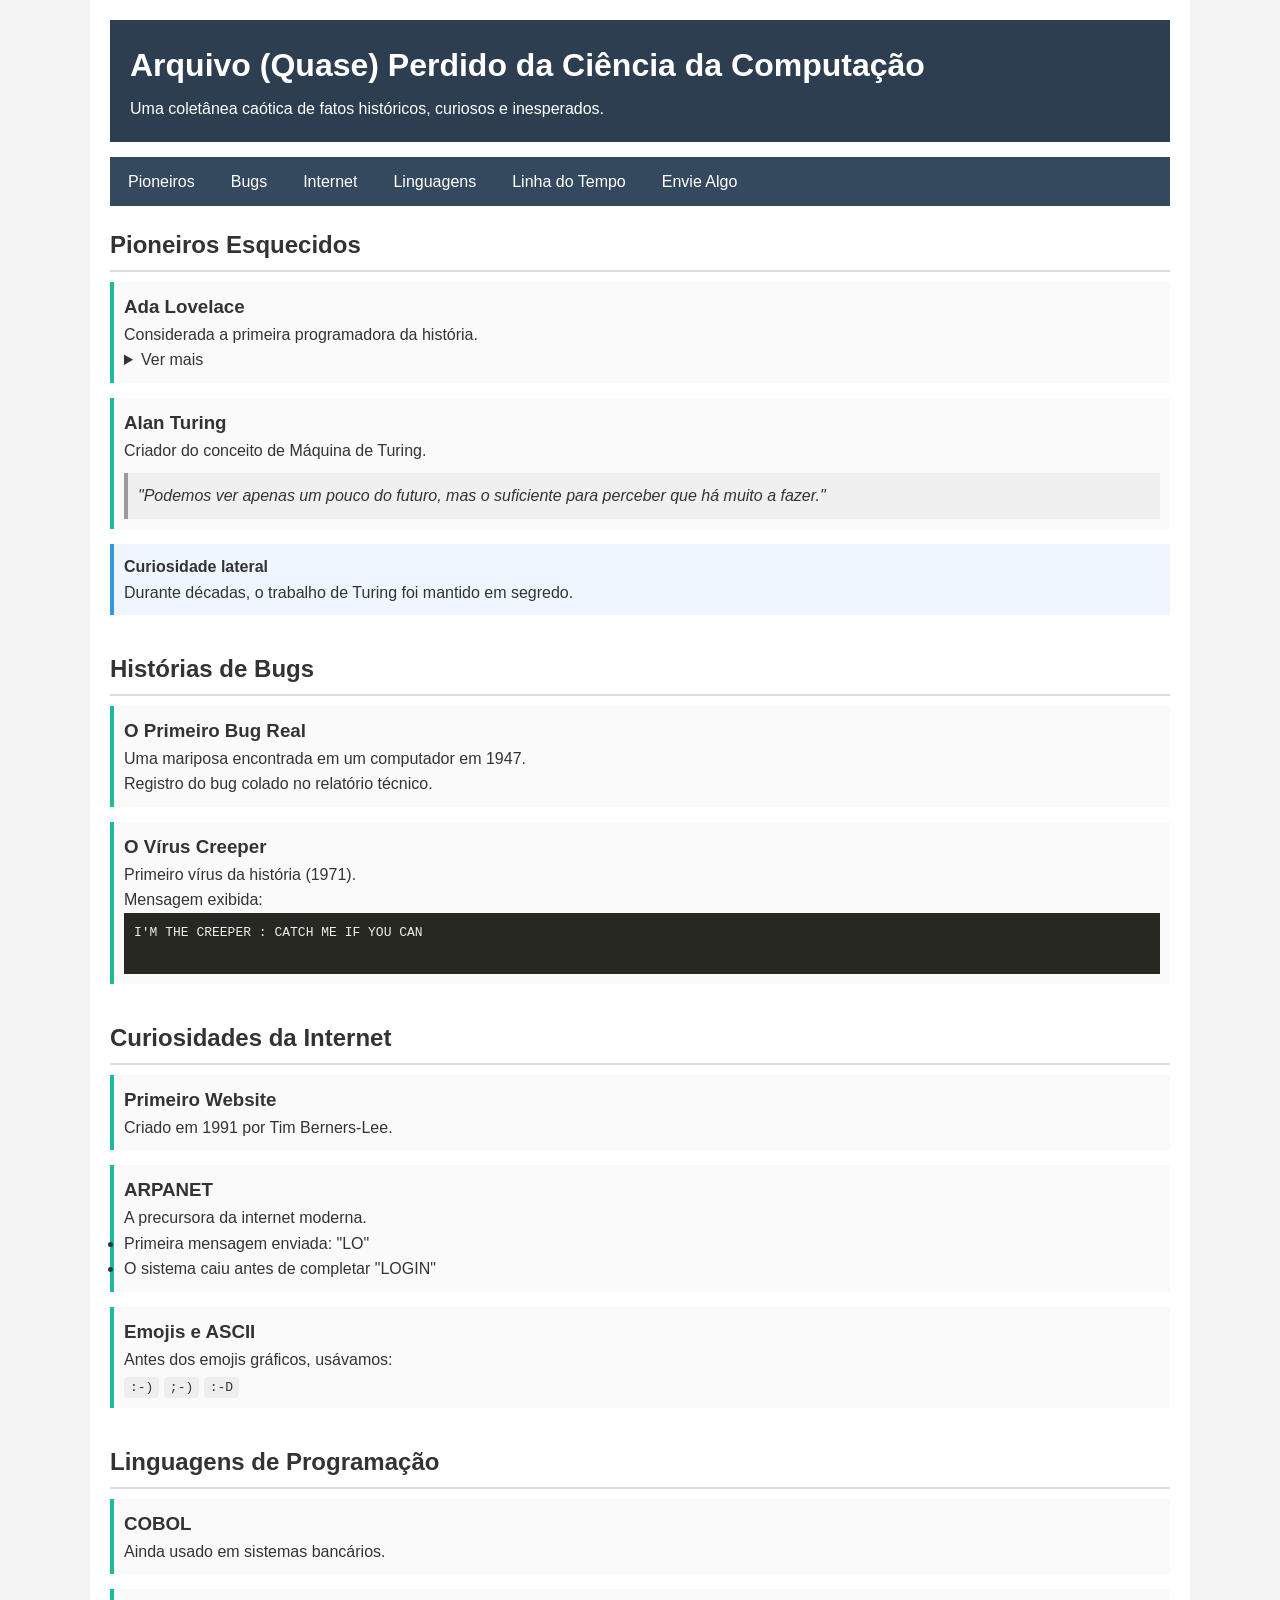
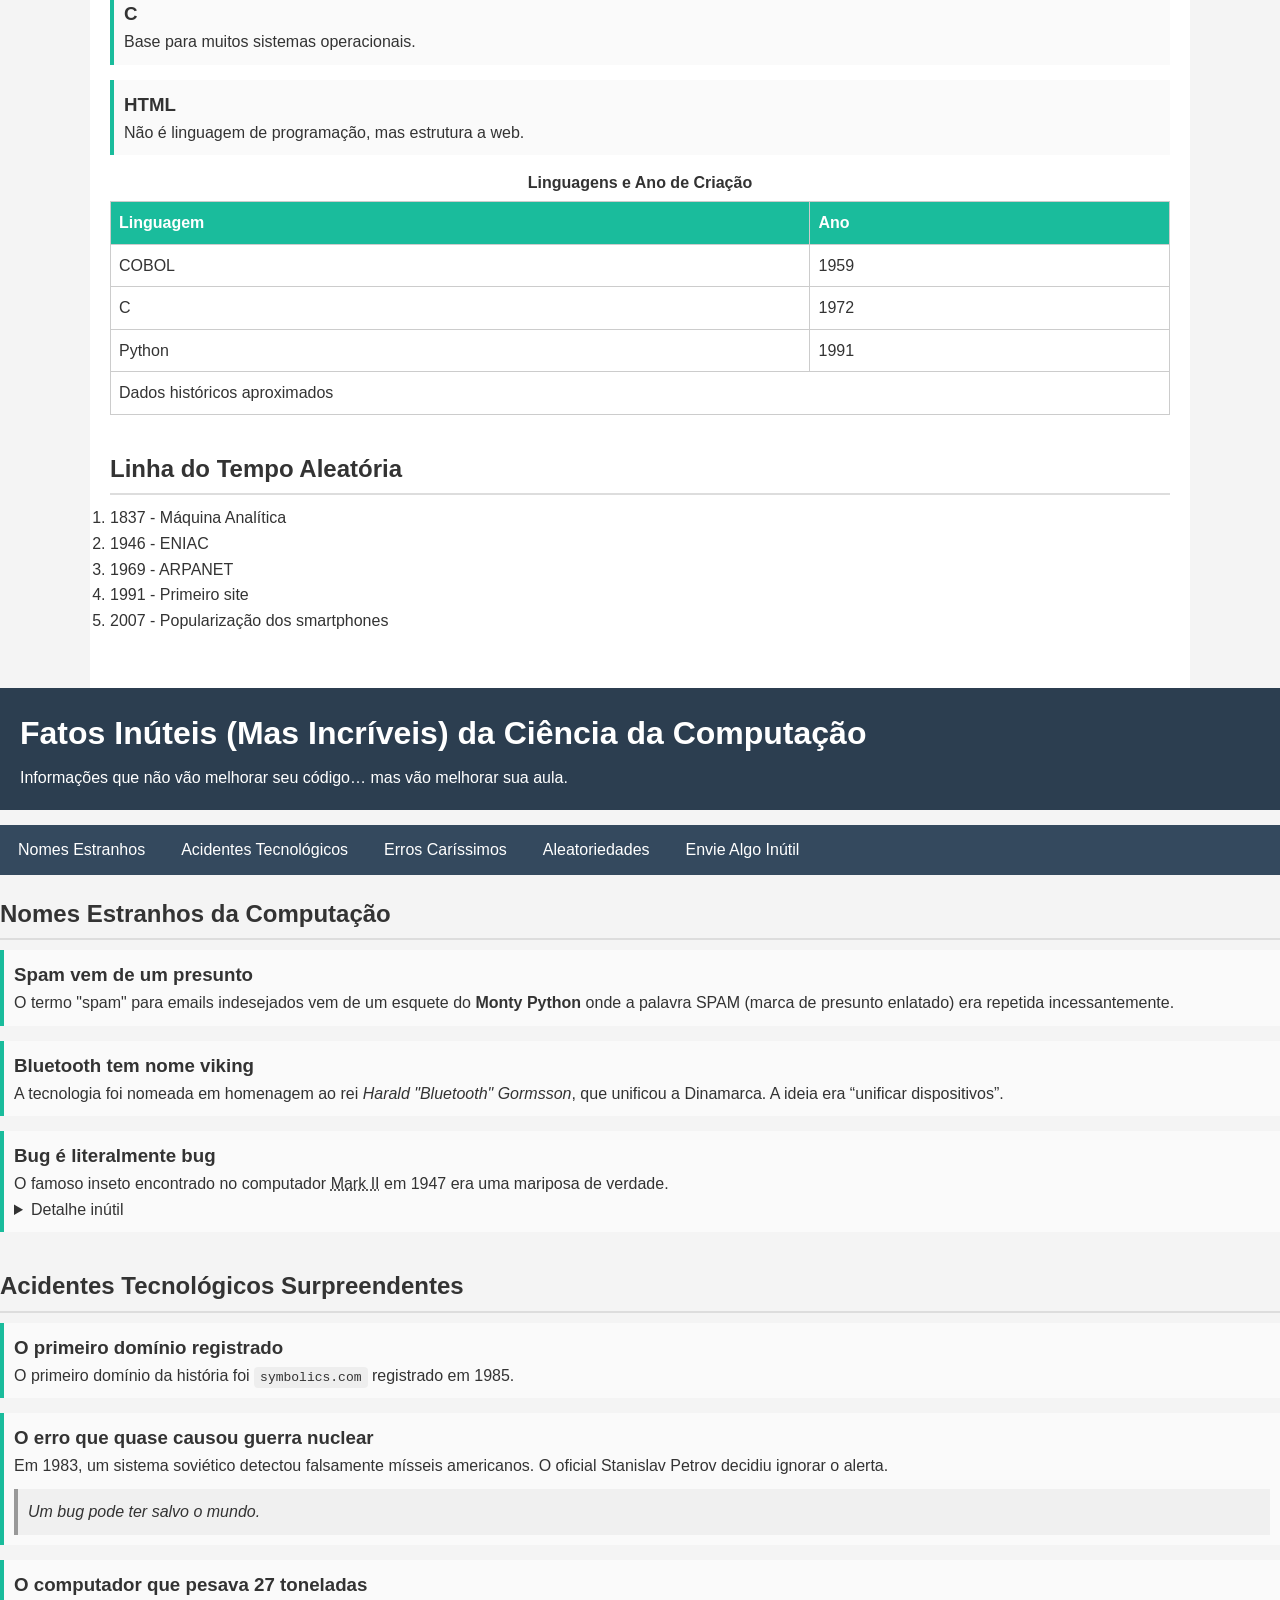
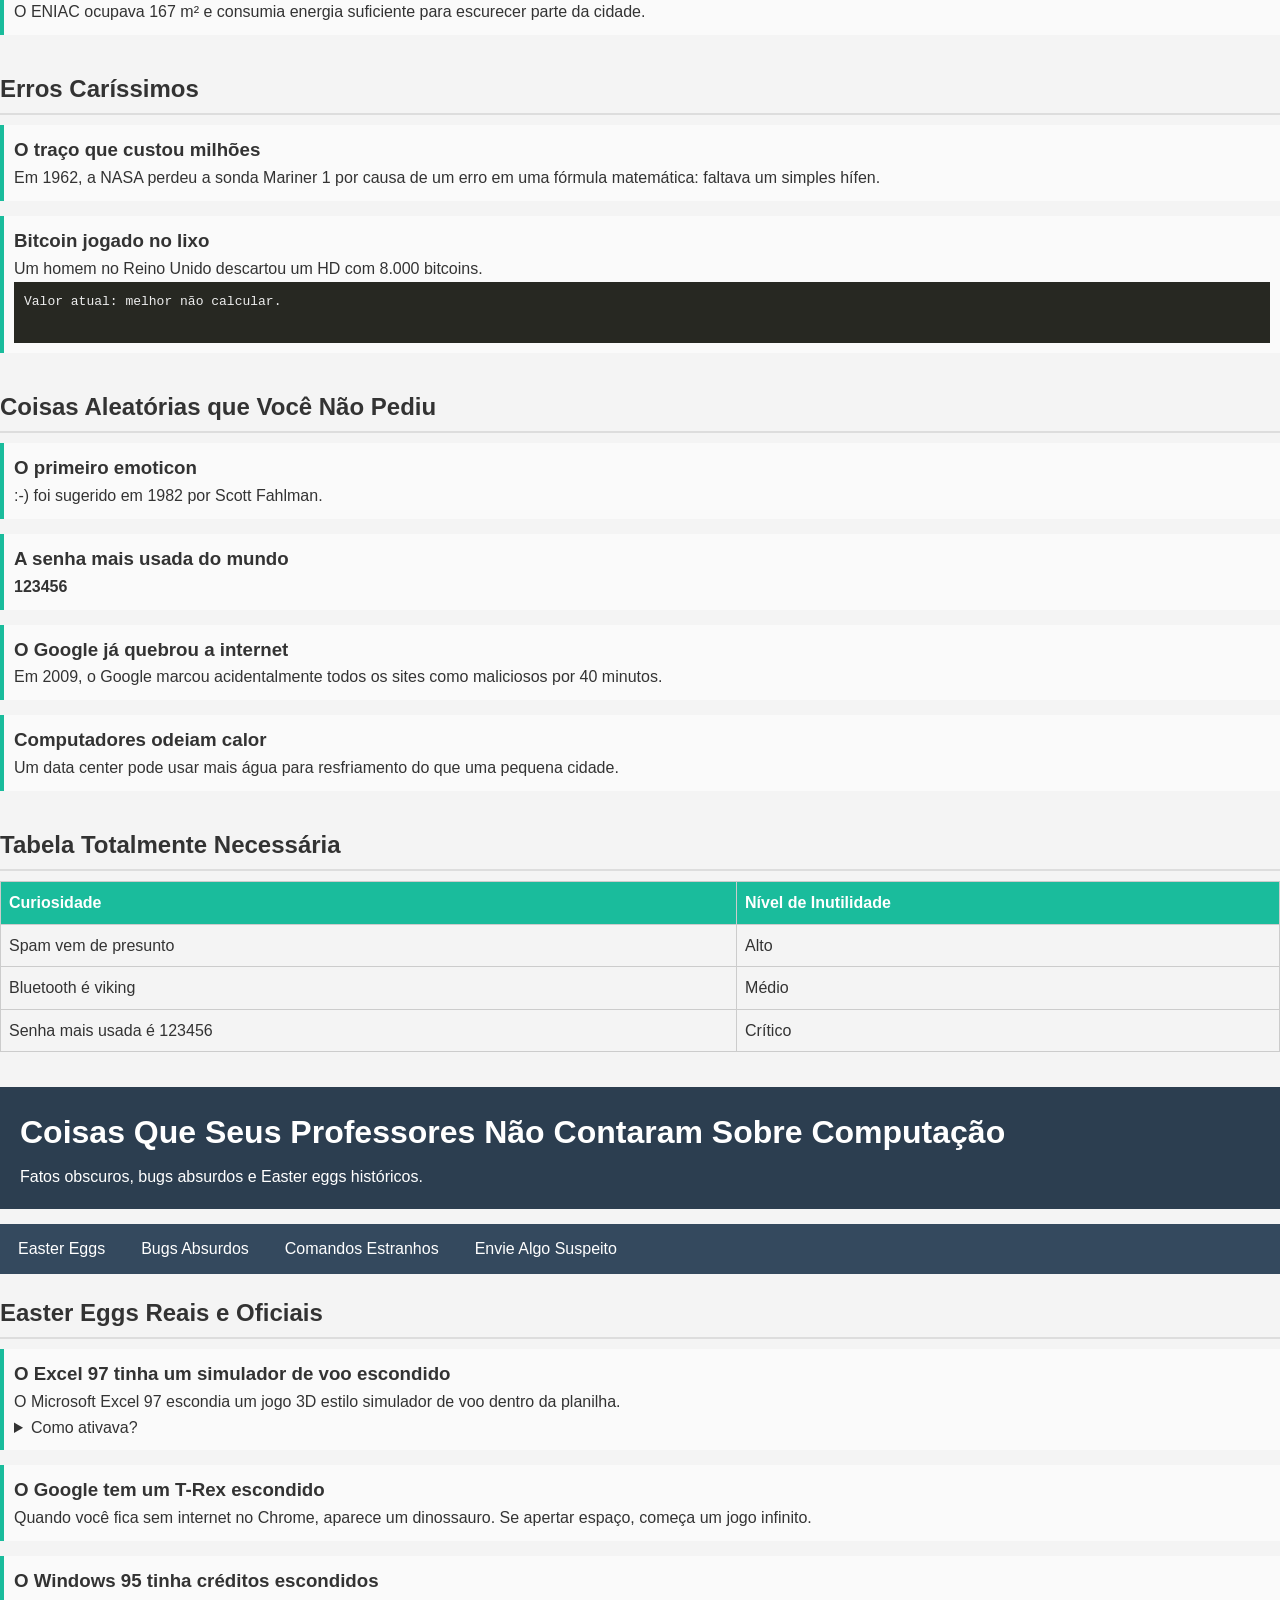
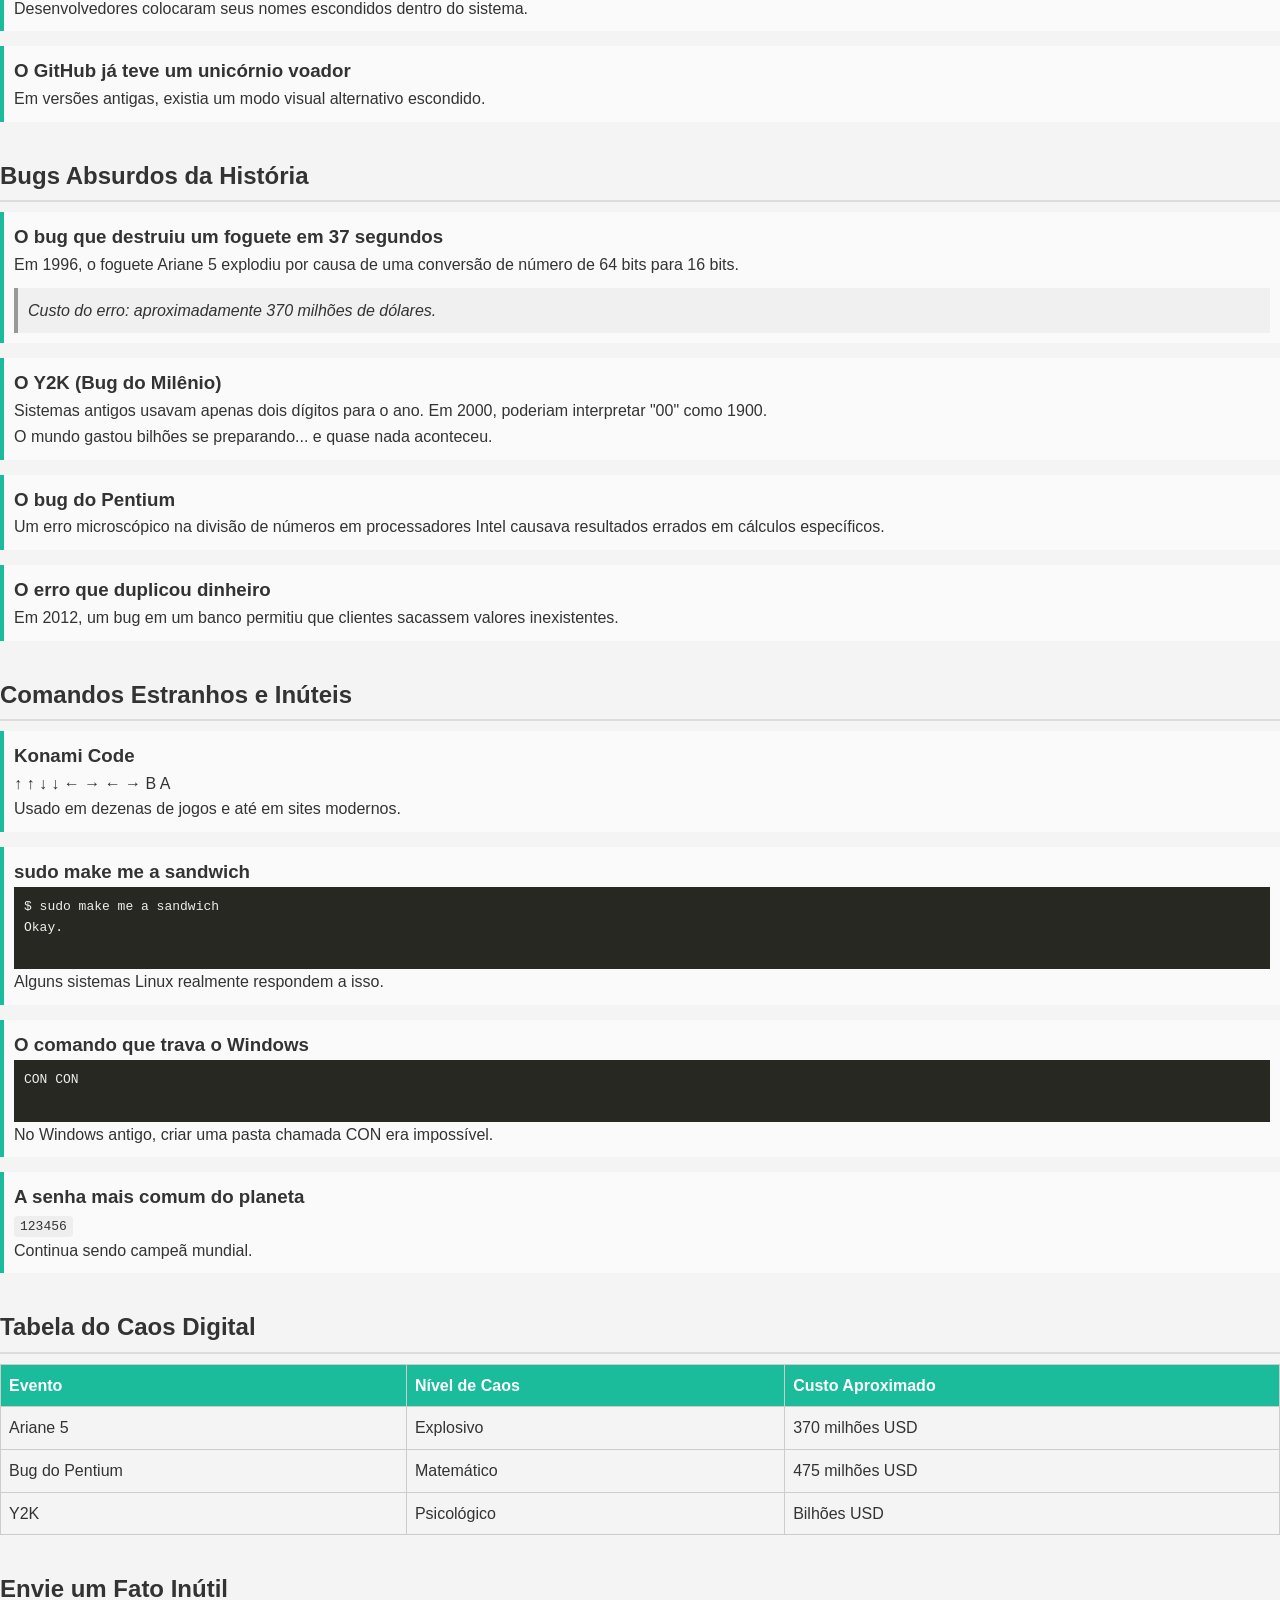
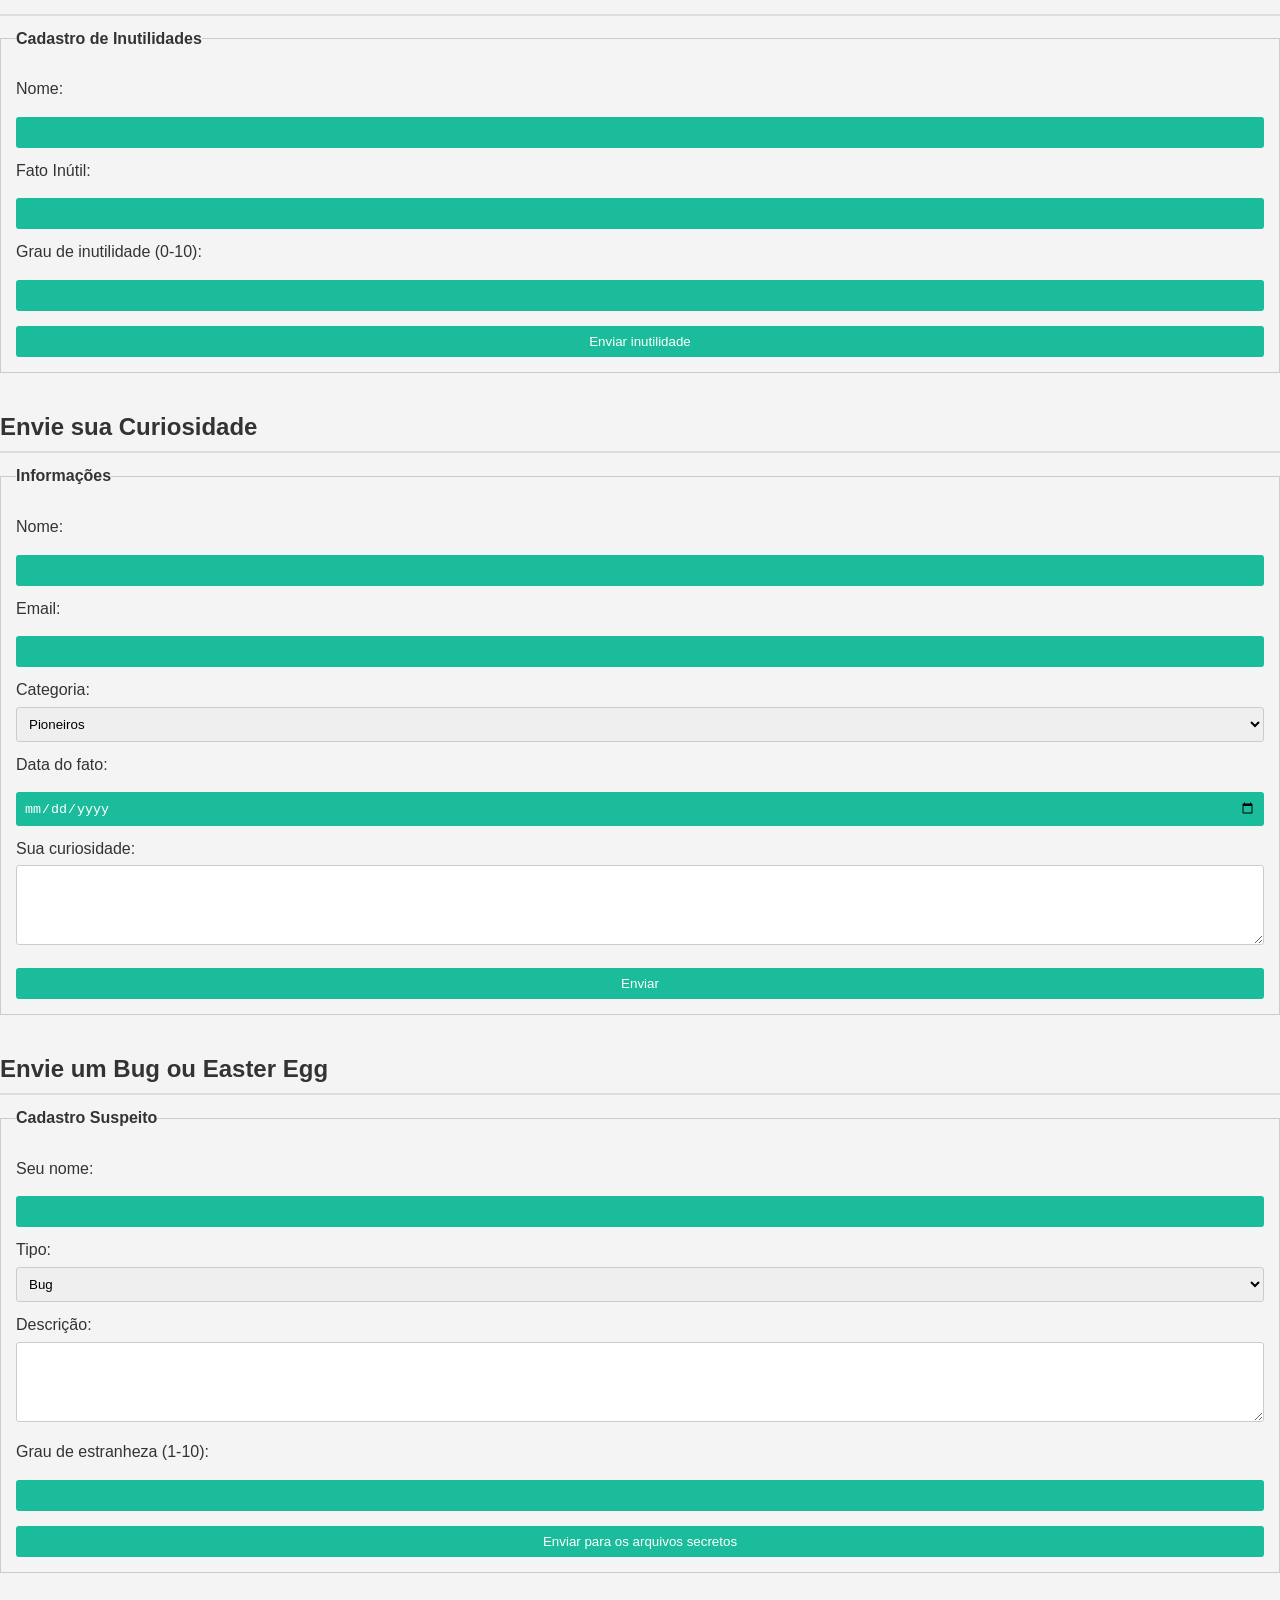
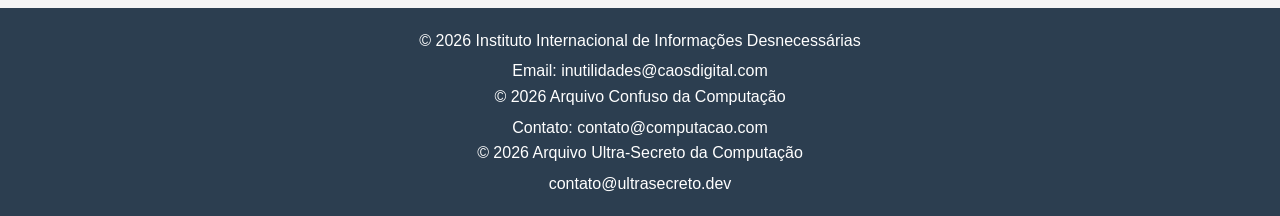
<file: atividadeSemana4/atividade.html>
<!DOCTYPE html>
<html lang="pt-br">
<head>
    <meta charset="UTF-8">
    <link rel="stylesheet" href="./atividade.css">
    <meta name="description" content="Curiosidades e fatos históricos da Ciência da Computação">
    <meta name="author" content="Portal Computação">
    <meta name="viewport" content="width=device-width, initial-scale=1.0">
    <title>Arquivo Confuso da Computação</title>
</head>

<body>

<div id="pagina">

    <header id="topo">
        <h1>Arquivo (Quase) Perdido da Ciência da Computação</h1>
        <p>Uma coletânea caótica de fatos históricos, curiosos e inesperados.</p>
    </header>

    <nav id="menu-principal">
        <ul>
            <li><a href="#pioneiros">Pioneiros</a></li>
            <li><a href="#bugs">Bugs</a></li>
            <li><a href="#internet">Internet</a></li>
            <li><a href="#linguagens">Linguagens</a></li>
            <li><a href="#linha-do-tempo">Linha do Tempo</a></li>
            <li><a href="#formulario">Envie Algo</a></li>
        </ul>
    </nav>

    <main>

        <section id="pioneiros">
            <h2>Pioneiros Esquecidos</h2>

            <article>
                <h3>Ada Lovelace</h3>
                <p>Considerada a primeira programadora da história.</p>
                <details>
                    <summary>Ver mais</summary>
                    <p>Ela escreveu um algoritmo para a Máquina Analítica no século XIX.</p>
                </details>
            </article>

            <article>
                <h3>Alan Turing</h3>
                <p>Criador do conceito de Máquina de Turing.</p>
                <blockquote>
                    "Podemos ver apenas um pouco do futuro, mas o suficiente para perceber que há muito a fazer."
                </blockquote>
            </article>

            <aside>
                <h4>Curiosidade lateral</h4>
                <p>Durante décadas, o trabalho de Turing foi mantido em segredo.</p>
            </aside>
        </section>

        <section id="bugs">
            <h2>Histórias de Bugs</h2>

            <article>
                <h3>O Primeiro Bug Real</h3>
                <p>Uma mariposa encontrada em um computador em 1947.</p>
                <figure>
                    <figcaption>Registro do bug colado no relatório técnico.</figcaption>
                </figure>
            </article>

            <article>
                <h3>O Vírus Creeper</h3>
                <p>Primeiro vírus da história (1971).</p>
                <p>Mensagem exibida:</p>
                <pre>
I'M THE CREEPER : CATCH ME IF YOU CAN
                </pre>
            </article>
        </section>

        <section id="internet">
            <h2>Curiosidades da Internet</h2>

            <article>
                <h3>Primeiro Website</h3>
                <p>Criado em 1991 por Tim Berners-Lee.</p>
            </article>

            <article>
                <h3>ARPANET</h3>
                <p>A precursora da internet moderna.</p>
                <ul>
                    <li>Primeira mensagem enviada: "LO"</li>
                    <li>O sistema caiu antes de completar "LOGIN"</li>
                </ul>
            </article>

            <article>
                <h3>Emojis e ASCII</h3>
                <p>Antes dos emojis gráficos, usávamos:</p>
                <code>:-)</code>
                <code>;-)</code>
                <code>:-D</code>
            </article>
        </section>

        <section id="linguagens">
            <h2>Linguagens de Programação</h2>

            <article>
                <h3>COBOL</h3>
                <p>Ainda usado em sistemas bancários.</p>
            </article>

            <article>
                <h3>C</h3>
                <p>Base para muitos sistemas operacionais.</p>
            </article>

            <article>
                <h3>HTML</h3>
                <p>Não é linguagem de programação, mas estrutura a web.</p>
            </article>

            <div>
                <table border="1">
                    <caption>Linguagens e Ano de Criação</caption>
                    <thead>
                        <tr>
                            <th>Linguagem</th>
                            <th>Ano</th>
                        </tr>
                    </thead>
                    <tbody>
                        <tr>
                            <td>COBOL</td>
                            <td>1959</td>
                        </tr>
                        <tr>
                            <td>C</td>
                            <td>1972</td>
                        </tr>
                        <tr>
                            <td>Python</td>
                            <td>1991</td>
                        </tr>
                    </tbody>
                    <tfoot>
                        <tr>
                            <td colspan="2">Dados históricos aproximados</td>
                        </tr>
                    </tfoot>
                </table>
            </div>
        </section>

        <section id="linha-do-tempo">
            <h2>Linha do Tempo Aleatória</h2>

            <ol>
                <li>1837 - Máquina Analítica</li>
                <li>1946 - ENIAC</li>
                <li>1969 - ARPANET</li>
                <li>1991 - Primeiro site</li>
                <li>2007 - Popularização dos smartphones</li>
            </ol>
        </section>


</div>


<header>
    <h1>Fatos Inúteis (Mas Incríveis) da Ciência da Computação</h1>
    <p>Informações que não vão melhorar seu código… mas vão melhorar sua aula.</p>
</header>

<nav>
    <ul>
        <li><a href="#nomes">Nomes Estranhos</a></li>
        <li><a href="#acidentes">Acidentes Tecnológicos</a></li>
        <li><a href="#dinheiro">Erros Caríssimos</a></li>
        <li><a href="#aleatorio">Aleatoriedades</a></li>
        <li><a href="#form">Envie Algo Inútil</a></li>
    </ul>
</nav>



<section id="nomes">
    <h2>Nomes Estranhos da Computação</h2>

    <article>
        <h3>Spam vem de um presunto</h3>
        <p>
            O termo "spam" para emails indesejados vem de um esquete do 
            <strong>Monty Python</strong> onde a palavra SPAM (marca de presunto enlatado) 
            era repetida incessantemente.
        </p>
    </article>

    <article>
        <h3>Bluetooth tem nome viking</h3>
        <p>
            A tecnologia foi nomeada em homenagem ao rei 
            <em>Harald "Bluetooth" Gormsson</em>, que unificou a Dinamarca.
            A ideia era “unificar dispositivos”.
        </p>
    </article>

    <article>
        <h3>Bug é literalmente bug</h3>
        <p>
            O famoso inseto encontrado no computador 
            <abbr title="Harvard Mark II">Mark II</abbr> em 1947 
            era uma mariposa de verdade.
        </p>
        <details>
            <summary>Detalhe inútil</summary>
            <p>O inseto ainda está preservado em um museu.</p>
        </details>
    </article>

</section>


<section id="acidentes">

    <h2>Acidentes Tecnológicos Surpreendentes</h2>

    <article>
        <h3>O primeiro domínio registrado</h3>
        <p>
            O primeiro domínio da história foi 
            <code>symbolics.com</code> registrado em 1985.
        </p>
    </article>

    <article>
        <h3>O erro que quase causou guerra nuclear</h3>
        <p>
            Em 1983, um sistema soviético detectou falsamente mísseis americanos.
            O oficial Stanislav Petrov decidiu ignorar o alerta.
        </p>
        <blockquote>
            Um bug pode ter salvo o mundo.
        </blockquote>
    </article>

    <article>
        <h3>O computador que pesava 27 toneladas</h3>
        <p>
            O ENIAC ocupava 167 m² e consumia energia suficiente para escurecer parte da cidade.
        </p>
    </article>

</section>


<section id="dinheiro">

    <h2>Erros Caríssimos</h2>

    <article>
        <h3>O traço que custou milhões</h3>
        <p>
            Em 1962, a NASA perdeu a sonda Mariner 1 por causa de um erro em uma fórmula matemática:
            faltava um simples hífen.
        </p>
    </article>

    <article>
        <h3>Bitcoin jogado no lixo</h3>
        <p>
            Um homem no Reino Unido descartou um HD com 8.000 bitcoins.
        </p>
        <pre>
Valor atual: melhor não calcular.
        </pre>
    </article>

</section>


<section id="aleatorio">

    <h2>Coisas Aleatórias que Você Não Pediu</h2>

    <article>
        <h3>O primeiro emoticon</h3>
        <p>
            :-) foi sugerido em 1982 por Scott Fahlman.
        </p>
    </article>

    <article>
        <h3>A senha mais usada do mundo</h3>
        <p><strong>123456</strong></p>
    </article>

    <article>
        <h3>O Google já quebrou a internet</h3>
        <p>
            Em 2009, o Google marcou acidentalmente todos os sites como maliciosos por 40 minutos.
        </p>
    </article>

    <article>
        <h3>Computadores odeiam calor</h3>
        <p>
            Um data center pode usar mais água para resfriamento do que uma pequena cidade.
        </p>
    </article>

</section>


<section>

    <h2>Tabela Totalmente Necessária</h2>

    <table border="1">
        <tr>
            <th>Curiosidade</th>
            <th>Nível de Inutilidade</th>
        </tr>
        <tr>
            <td>Spam vem de presunto</td>
            <td>Alto</td>
        </tr>
        <tr>
            <td>Bluetooth é viking</td>
            <td>Médio</td>
        </tr>
        <tr>
            <td>Senha mais usada é 123456</td>
            <td>Crítico</td>
        </tr>
    </table>

</section>

<header>
    <h1>Coisas Que Seus Professores Não Contaram Sobre Computação</h1>
    <p>Fatos obscuros, bugs absurdos e Easter eggs históricos.</p>
</header>

<nav>
    <ul>
        <li><a href="#easter-eggs">Easter Eggs</a></li>
        <li><a href="#bugs-absurdos">Bugs Absurdos</a></li>
        <li><a href="#comandos-secretos">Comandos Estranhos</a></li>
        <li><a href="#formulario-secreto">Envie Algo Suspeito</a></li>
    </ul>
</nav>


<section id="easter-eggs">

    <h2>Easter Eggs Reais e Oficiais</h2>

    <article>
        <h3>O Excel 97 tinha um simulador de voo escondido</h3>
        <p>
            O Microsoft Excel 97 escondia um jogo 3D estilo simulador de voo 
            dentro da planilha.
        </p>
        <details>
            <summary>Como ativava?</summary>
            <p>Era preciso selecionar células específicas e usar combinações absurdas de teclado.</p>
        </details>
    </article>

    <article>
        <h3>O Google tem um T-Rex escondido</h3>
        <p>
            Quando você fica sem internet no Chrome, aparece um dinossauro.
            Se apertar espaço, começa um jogo infinito.
        </p>
    </article>

    <article>
        <h3>O Windows 95 tinha créditos escondidos</h3>
        <p>
            Desenvolvedores colocaram seus nomes escondidos dentro do sistema.
        </p>
    </article>

    <article>
        <h3>O GitHub já teve um unicórnio voador</h3>
        <p>
            Em versões antigas, existia um modo visual alternativo escondido.
        </p>
    </article>

</section>



<section id="bugs-absurdos">

    <h2>Bugs Absurdos da História</h2>

    <article>
        <h3>O bug que destruiu um foguete em 37 segundos</h3>
        <p>
            Em 1996, o foguete Ariane 5 explodiu por causa de uma conversão de número
            de 64 bits para 16 bits.
        </p>
        <blockquote>
            Custo do erro: aproximadamente 370 milhões de dólares.
        </blockquote>
    </article>

    <article>
        <h3>O Y2K (Bug do Milênio)</h3>
        <p>
            Sistemas antigos usavam apenas dois dígitos para o ano.
            Em 2000, poderiam interpretar "00" como 1900.
        </p>
        <p>
            O mundo gastou bilhões se preparando... e quase nada aconteceu.
        </p>
    </article>

    <article>
        <h3>O bug do Pentium</h3>
        <p>
            Um erro microscópico na divisão de números em processadores Intel
            causava resultados errados em cálculos específicos.
        </p>
    </article>

    <article>
        <h3>O erro que duplicou dinheiro</h3>
        <p>
            Em 2012, um bug em um banco permitiu que clientes sacassem valores inexistentes.
        </p>
    </article>

</section>



<section id="comandos-secretos">

    <h2>Comandos Estranhos e Inúteis</h2>

    <article>
        <h3>Konami Code</h3>
        <p>
            ↑ ↑ ↓ ↓ ← → ← → B A
        </p>
        <p>
            Usado em dezenas de jogos e até em sites modernos.
        </p>
    </article>

    <article>
        <h3>sudo make me a sandwich</h3>
        <pre>
$ sudo make me a sandwich
Okay.
        </pre>
        <p>Alguns sistemas Linux realmente respondem a isso.</p>
    </article>

    <article>
        <h3>O comando que trava o Windows</h3>
        <pre>
CON CON
        </pre>
        <p>
            No Windows antigo, criar uma pasta chamada CON era impossível.
        </p>
    </article>

    <article>
        <h3>A senha mais comum do planeta</h3>
        <code>123456</code>
        <p>
            Continua sendo campeã mundial.
        </p>
    </article>

</section>



<section>

    <h2>Tabela do Caos Digital</h2>

    <table border="1">
        <tr>
            <th>Evento</th>
            <th>Nível de Caos</th>
            <th>Custo Aproximado</th>
        </tr>
        <tr>
            <td>Ariane 5</td>
            <td>Explosivo</td>
            <td>370 milhões USD</td>
        </tr>
        <tr>
            <td>Bug do Pentium</td>
            <td>Matemático</td>
            <td>475 milhões USD</td>
        </tr>
        <tr>
            <td>Y2K</td>
            <td>Psicológico</td>
            <td>Bilhões USD</td>
        </tr>
    </table>

</section>


<section id="form">

    <h2>Envie um Fato Inútil</h2>

    <form>
        <fieldset>
            <legend>Cadastro de Inutilidades</legend>

            <label>Nome:</label>
            <input type="text" name="nome">

            <label>Fato Inútil:</label>
            <input type="text" name="fato">

            <label>Grau de inutilidade (0-10):</label>
            <input type="number" name="grau" min="0" max="10">

            <input type="submit" value="Enviar inutilidade">
        </fieldset>
    </form>
    
</section>
 <section id="formulario">
            <h2>Envie sua Curiosidade</h2>

            <form>
                <fieldset>
                    <legend>Informações</legend>

                    <label>Nome:</label>
                    <input type="text" name="nome">

                    <label>Email:</label>
                    <input type="email" name="email">

                    <label>Categoria:</label>
                    <select name="categoria">
                        <option>Pioneiros</option>
                        <option>Bugs</option>
                        <option>Internet</option>
                        <option>Linguagens</option>
                    </select>

                    <label>Data do fato:</label>
                    <input type="date" name="data">

                    <label>Sua curiosidade:</label>
                    <textarea name="curiosidade"></textarea>

                    <input type="submit" value="Enviar">
                </fieldset>
            </form>
        </section>

    
<section id="formulario-secreto">

    <h2>Envie um Bug ou Easter Egg</h2>

    <form>
        <fieldset>
            <legend>Cadastro Suspeito</legend>

            <label>Seu nome:</label>
            <input type="text" name="nome">

            <label>Tipo:</label>
            <select name="tipo">
                <option>Bug</option>
                <option>Easter Egg</option>
                <option>Comando estranho</option>
            </select>

            <label>Descrição:</label>
            <textarea name="descricao"></textarea>

            <label>Grau de estranheza (1-10):</label>
            <input type="number" min="1" max="10">

            <input type="submit" value="Enviar para os arquivos secretos">
        </fieldset>
    </form>

</section>


</main>
</body>
<footer>
    <p>© 2026 Instituto Internacional de Informações Desnecessárias</p>
    <address>Email: inutilidades@caosdigital.com</address>
      <p>&copy; 2026 Arquivo Confuso da Computação</p>
        <address>
            Contato: contato@computacao.com
        </address>
         <p>© 2026 Arquivo Ultra-Secreto da Computação</p>
    <address>contato@ultrasecreto.dev</address>
</footer>

</div>

</body>
</html>
</file>
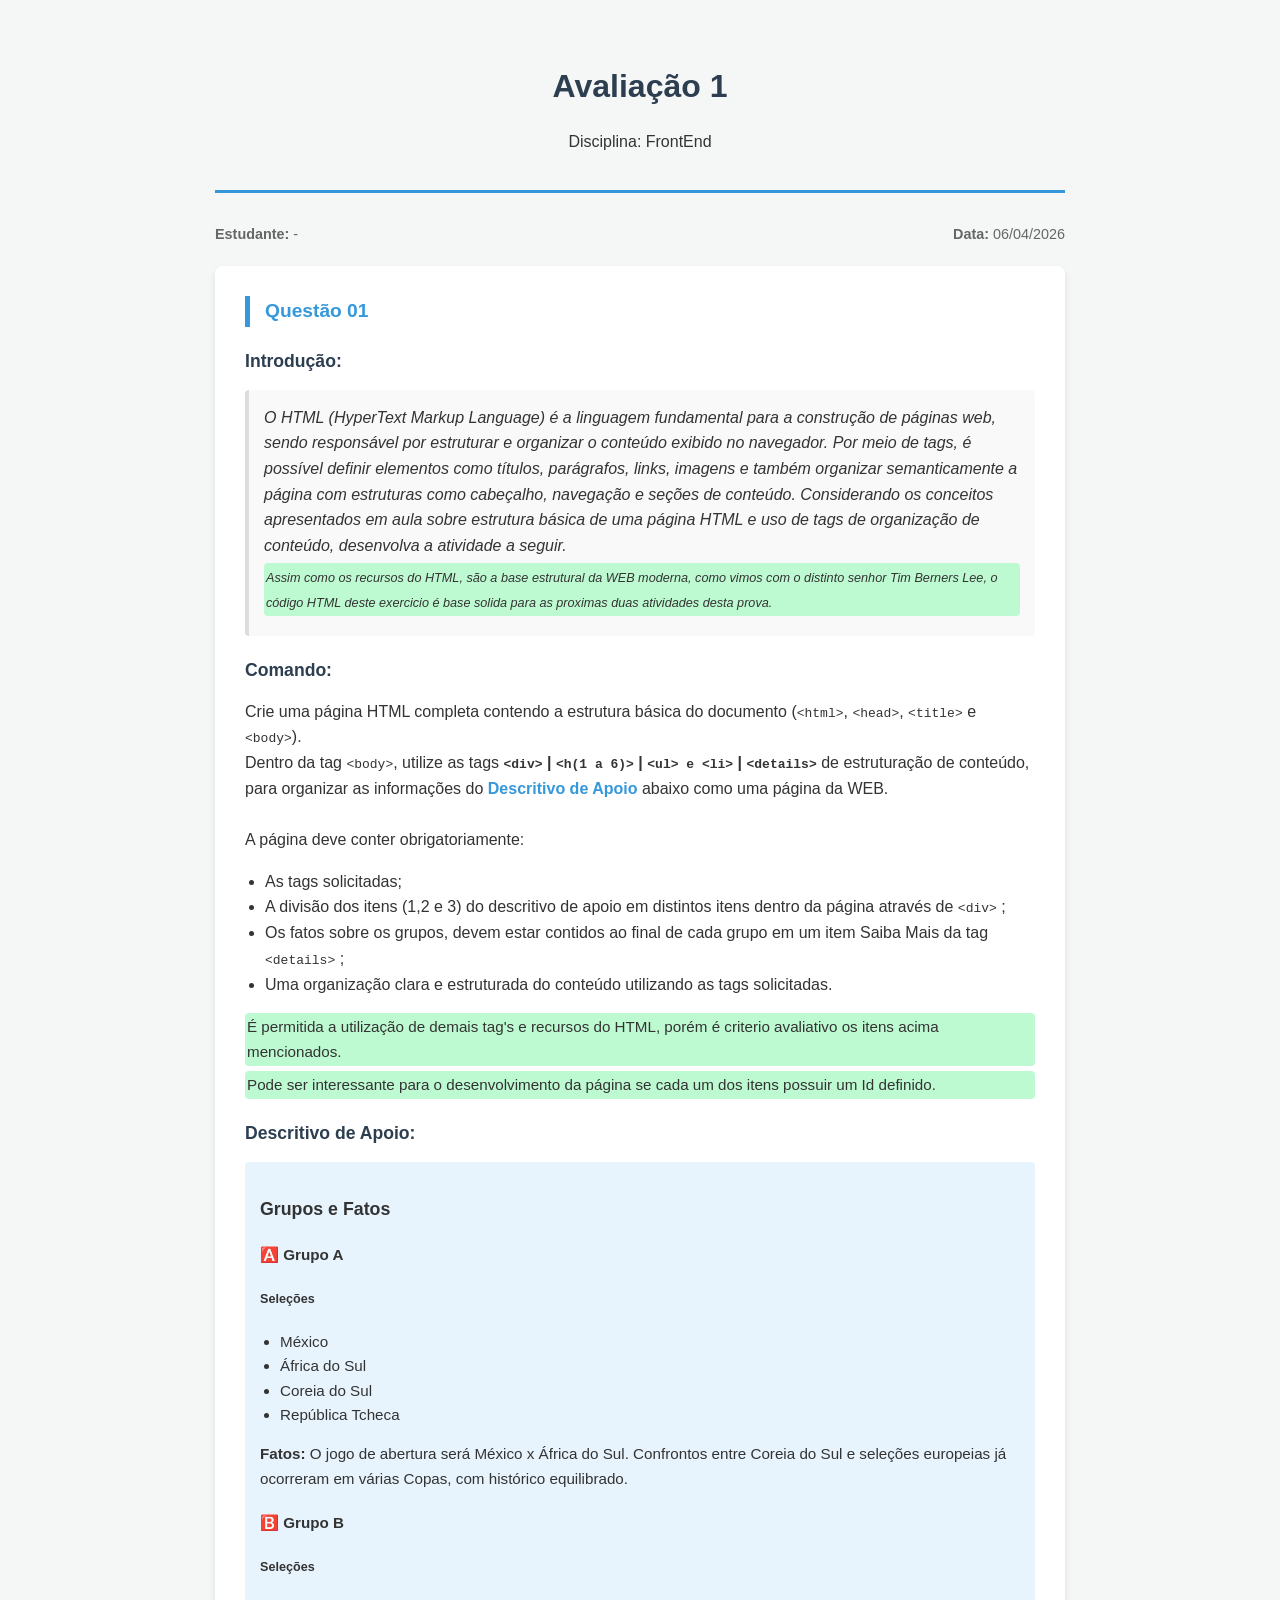
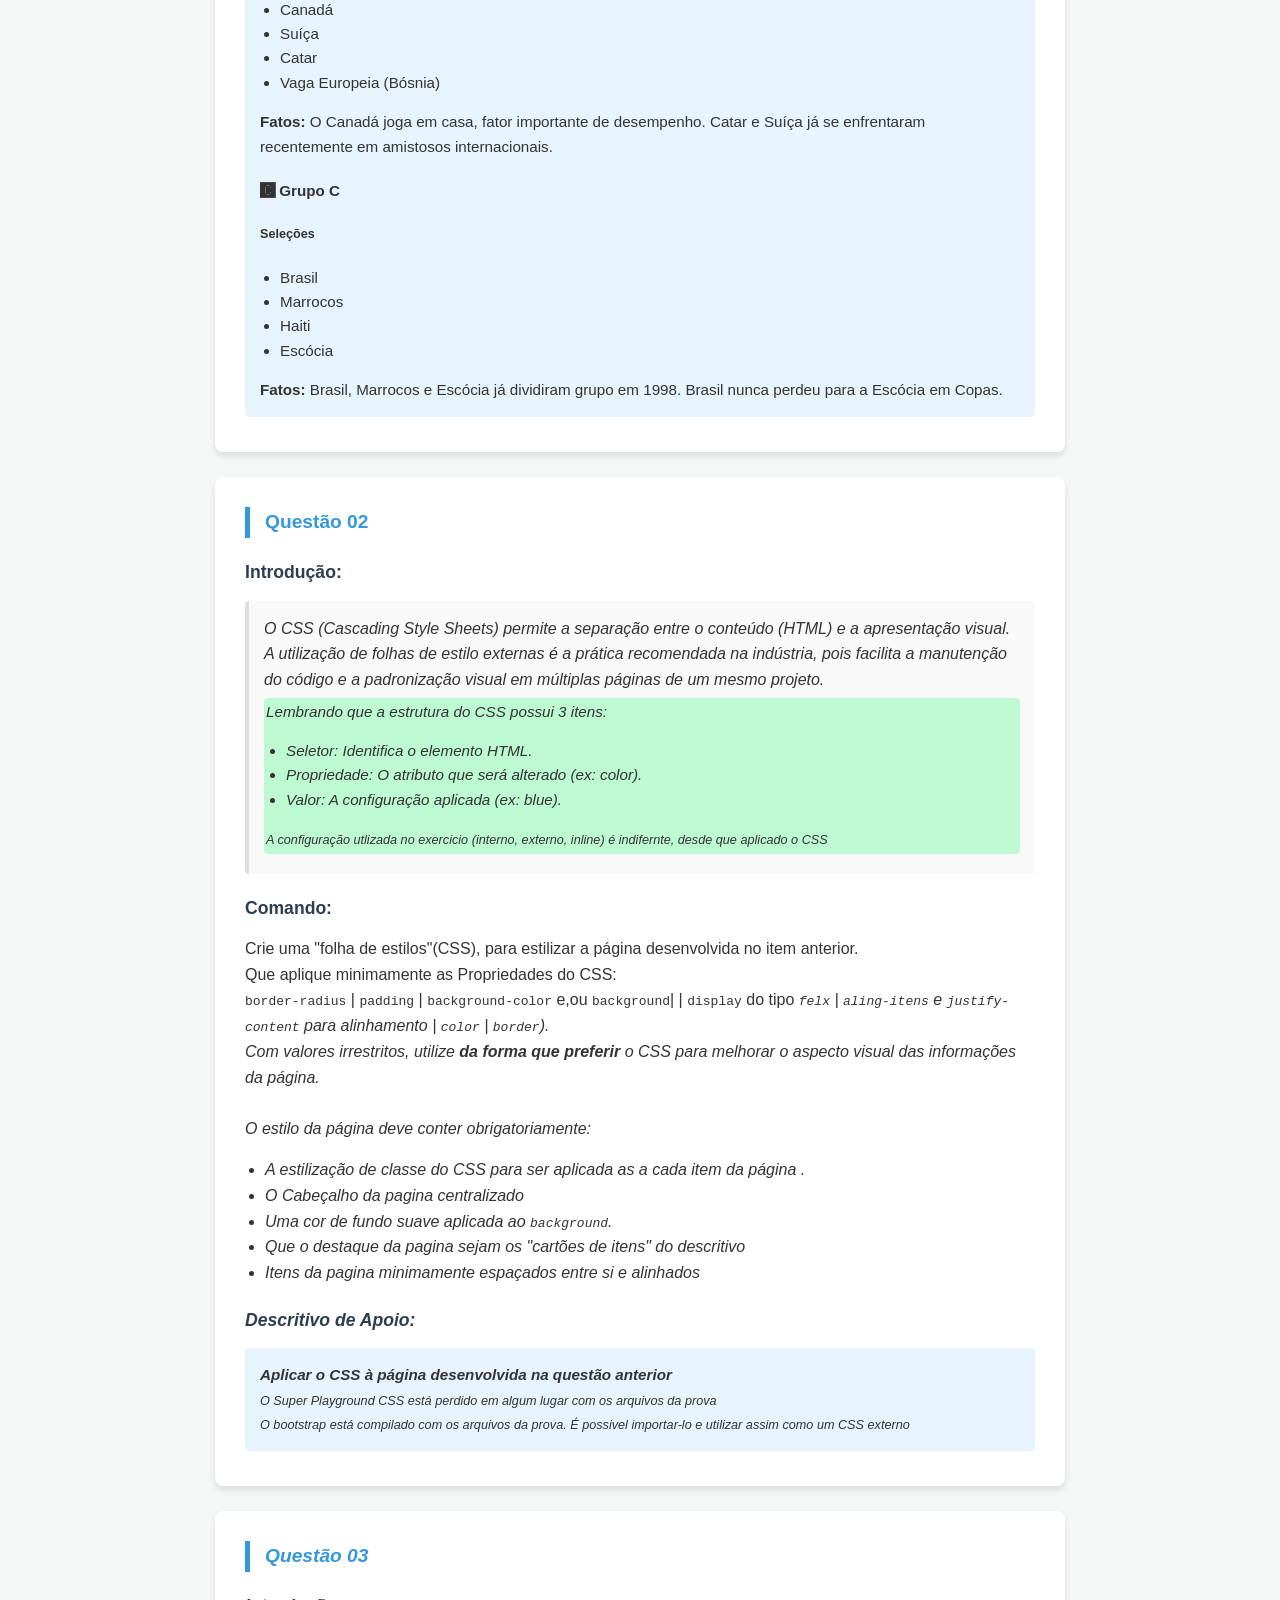
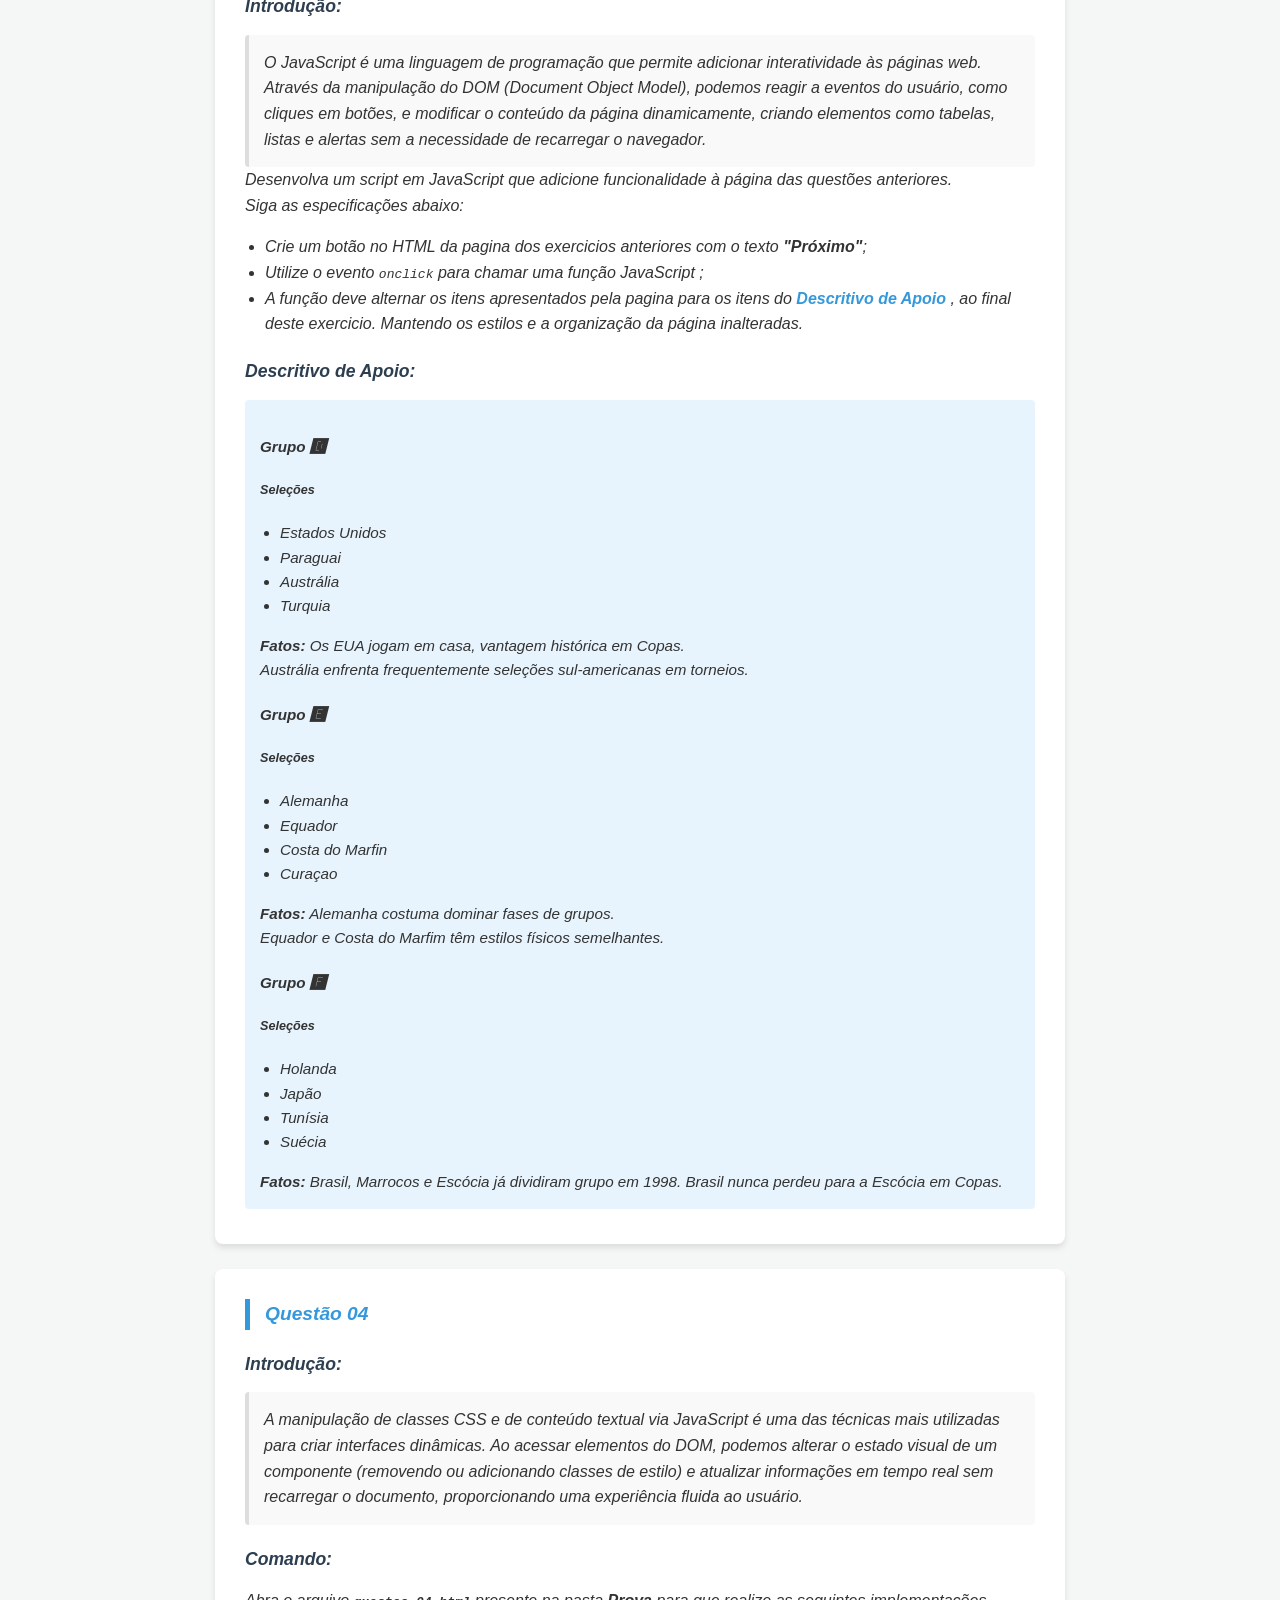
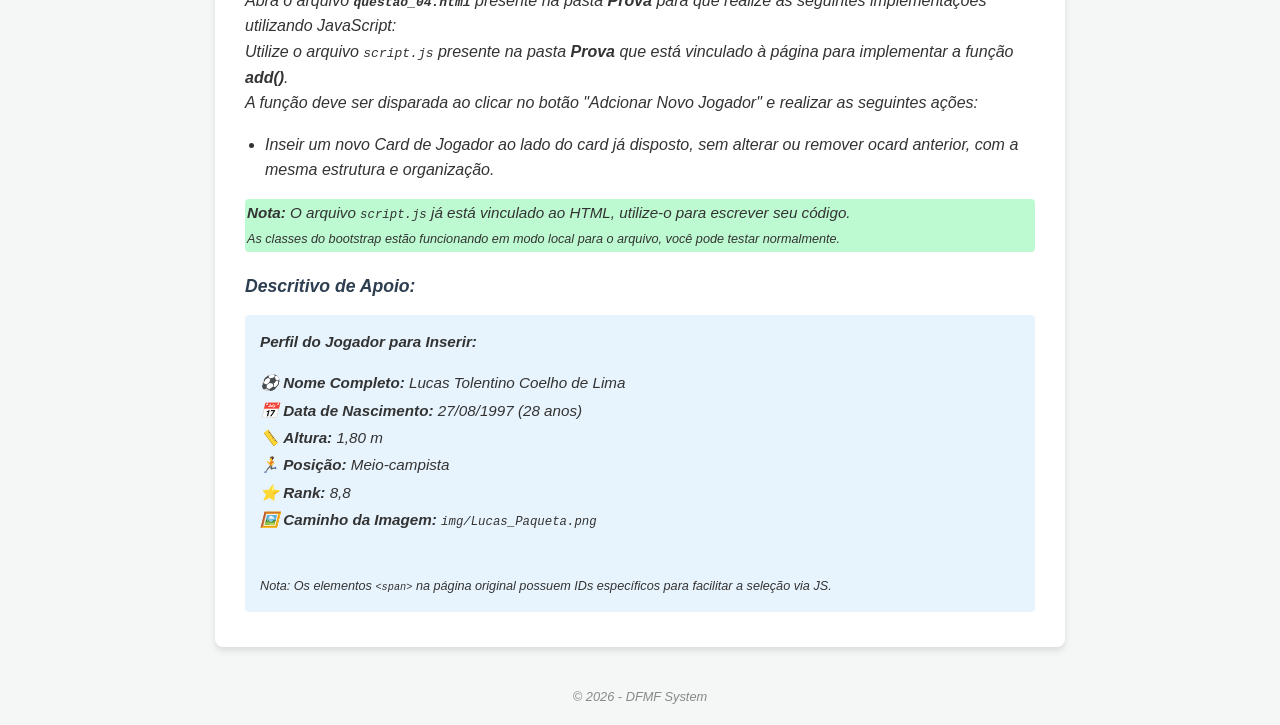
<file: provaGabrielJose/Prova.html>
<!DOCTYPE html>
<html lang="pt-br">
<head>
    <meta charset="UTF-8">
    <meta name="viewport" content="width=device-width, initial-scale=1.0">
    <title>Avaliação Prática de FrontEnd</title>
    <style>
        :root {
            --primary-color: #2c3e50;
            --accent-color: #3498db;
            --bg-color: #f4f7f6;
            --card-bg: #ffffff;
            --text-color: #333;
        }

        body {
            font-family: 'Segoe UI', Tahoma, Geneva, Verdana, sans-serif;
            background-color: var(--bg-color);
            color: var(--text-color);
            line-height: 1.6;
            margin: 0;
            padding: 20px;
        }

        .container {
            max-width: 850px;
            margin: 0 auto;
        }

        header {
            text-align: center;
            padding: 20px 0;
            border-bottom: 3px solid var(--accent-color);
            margin-bottom: 30px;
        }

        h1 {
            color: var(--primary-color);
            margin-bottom: 5px;
        }

        .info-aluno {
            display: flex;
            justify-content: space-between;
            margin-bottom: 20px;
            font-size: 0.9em;
            color: #666;
        }

        .question-card {
            background: var(--card-bg);
            padding: 30px;
            border-radius: 8px;
            box-shadow: 0 4px 6px rgba(0,0,0,0.1);
            margin-bottom: 25px;
        }

        .question-header {
            font-weight: bold;
            font-size: 1.2em;
            color: var(--accent-color);
            margin-bottom: 15px;
            display: block;
            border-left: 5px solid var(--accent-color);
            padding-left: 15px;
        }

        h2 {
            font-size: 1.1em;
            color: var(--primary-color);
            margin-top: 20px;
        }

        .intro-box {
            background-color: #f9f9f9;
            padding: 15px;
            border-radius: 4px;
            border-left: 4px solid #ddd;
            font-style: italic;
        }

        .descritivo-apoio {
            background-color: #e8f4fd;
            padding: 15px;
            margin: 5px 0;
            border-radius: 4px;
            font-size: 0.95em;
        }
        .item-destaque {
            background-color: #befad1;
            padding: 2px;
            margin: 5px 0;
            border-radius: 4px;
            font-size: 0.95em;
        }

        .comando {
            font-weight: 500;
        }

        ul {
            padding-left: 20px;
        }

        footer {
            text-align: center;
            margin-top: 40px;
            font-size: 0.8em;
            color: #888;
        }

        @media print {
            body { background-color: white; }
            .question-card { box-shadow: none; border: 1px solid #ccc; }
        }
    </style>
</head>
<body>

    <div class="container">
        <header>
            <h1>Avaliação 1</h1>
            <p>Disciplina: FrontEnd</p>
        </header>

        <div class="info-aluno">
            <span><strong>Estudante:</strong> - </span>
            <span><strong>Data:</strong> 06/04/2026</span>
        </div>

        <section class="question-card">
            <span class="question-header">Questão 01</span>
            
            <h2>Introdução:</h2>
            <div class="intro-box">
                O HTML (HyperText Markup Language) é a linguagem fundamental para a construção de páginas web, sendo responsável por estruturar e organizar o conteúdo exibido no navegador. Por meio de tags, é possível definir elementos como títulos, parágrafos, links, imagens e também organizar semanticamente a página com estruturas como cabeçalho, navegação e seções de conteúdo.
                Considerando os conceitos apresentados em aula sobre estrutura básica de uma página HTML e uso de tags de organização de conteúdo, desenvolva a atividade a seguir. <br> 
                <div class="item-destaque" > <small> Assim como os recursos do HTML, são a base estrutural da WEB moderna, como vimos com o distinto senhor <i>Tim Berners Lee</i>, o código HTML deste exercicio é base solida para as proximas duas atividades desta prova. </small> </div>
            </div>

            <h2>Comando:</h2>
            <div class="comando">
                Crie uma página HTML completa contendo a estrutura básica do documento (<code>&lt;html&gt;</code>, <code>&lt;head&gt;</code>, <code>&lt;title&gt;</code> e <code>&lt;body&gt;</code>).<br>
                Dentro da tag <code>&lt;body&gt;</code>, utilize as tags <strong><code>&lt;div&gt;</code> | <code>&lt;h(1 a 6)&gt;</code> | <code>&lt;ul&gt; e &lt;li&gt;</code> | <code>&lt;details&gt;</code> </strong> 
                de estruturação de conteúdo, para organizar as informações do <strong><span style="color: #3498db;">Descritivo de Apoio </span> </strong>abaixo como uma página da WEB.
                <br><br>
                A página deve conter obrigatoriamente:
                <ul>
                    <li>As tags solicitadas;</li>
                    <li>A divisão dos itens (1,2 e 3) do descritivo de apoio em distintos itens dentro da página através de  <code>&lt;div&gt;</code> ;</li>
                    <li>Os fatos sobre os grupos, devem estar contidos ao final de cada grupo em um item Saiba Mais da tag <code>&lt;details&gt;</code> ;</li>
                    <li>Uma organização clara e estruturada do conteúdo utilizando as tags solicitadas.</li>
                </ul>
                   <div class="item-destaque" >É permitida a utilização de demais tag's e recursos do HTML, porém é criterio avaliativo os itens acima mencionados.</div>
                    <div class="item-destaque" >Pode ser interessante para o desenvolvimento da página se cada um dos itens possuir um Id definido.</div>
 
                </div>

            <h2>Descritivo de Apoio:</h2>
            <div class="descritivo-apoio">
                <h3> Grupos e Fatos </h3>
                <h4>🅰️ Grupo A</h4>
                <h5>Seleções</h5>
                    <ul>
                    <li>México</li>
                    <li>África do Sul</li>
                    <li>Coreia do Sul</li>
                    <li>República Tcheca</li>
                    </ul>
                <strong>Fatos:</strong> O jogo de abertura será México x África do Sul. Confrontos entre Coreia do Sul e seleções europeias já ocorreram em várias Copas, com histórico equilibrado.
                
                        <h4>🅱️ Grupo B</h4>
                <h5>Seleções</h5>
                <ul>
                    <li>Canadá</li>
                    <li>Suíça</li>
                    <li>Catar</li>
                    <li>Vaga Europeia (Bósnia)</li>
                </ul>
                <strong>Fatos:</strong> O Canadá joga em casa, fator importante de desempenho. Catar e Suíça já se enfrentaram recentemente em amistosos internacionais.

                        <h4>🅲 Grupo C</h4>
                <h5>Seleções</h5>
                <ul>
                    <li>Brasil</li>
                    <li>Marrocos</li>
                    <li>Haiti</li>
                    <li>Escócia</li>
                </ul>
                <strong>Fatos:</strong> Brasil, Marrocos e Escócia já dividiram grupo em 1998. Brasil nunca perdeu para a Escócia em Copas.
            </div>
        </section>


         <section class="question-card">
            <span class="question-header">Questão 02</span>
            
            <h2>Introdução:</h2>
            <div class="intro-box">
              O CSS (Cascading Style Sheets) permite a separação entre o conteúdo (HTML) e a apresentação visual. 
              A utilização de folhas de estilo externas é a prática recomendada na indústria, pois facilita a manutenção do código e a padronização visual em múltiplas páginas de um mesmo projeto.
                <div class="item-destaque">Lembrando que a estrutura do CSS possui 3 itens:
                    <ul>
                        <li> Seletor: Identifica o elemento HTML. </li>
                        <li> Propriedade: O atributo que será alterado (ex: color).</li>
                        <li> Valor: A configuração aplicada (ex: blue).</li>
                    </ul>
                    <small> A configuração utlizada no exercicio (interno, externo, inline) é indifernte, desde que aplicado o CSS</small>
                </div>
            </div>

            <h2>Comando:</h2>
            <div class="comando">
                Crie uma "folha de estilos"(CSS), para estilizar a página desenvolvida no item anterior. <br>
                Que aplique minimamente as Propriedades do CSS: <br>
                <code>border-radius</code> | <code> padding</code> | <code>background-color</code> e,ou <code>background</code>| | <code>display</code> do tipo <code><i>felx<i></code> | <code>aling-itens</code> e <code>justify-content</code>  para alinhamento | <code>color</code> | <code>border</code>).
                 <br>Com valores irrestritos, utilize <strong> da forma que preferir </strong> o CSS para melhorar o aspecto visual  das informações da página.
                <br><br>
                O estilo da página deve conter obrigatoriamente:
                <ul>
                    <li>A estilização de classe do CSS para ser aplicada as a cada item da página . </li>
                    <li>O Cabeçalho da pagina centralizado </li>
                    <li>Uma cor de fundo suave aplicada ao  <code>background</code>.</li>
                    <li> Que o destaque da pagina sejam os "cartões de itens" do descritivo </li>
                    <li>Itens da pagina minimamente espaçados entre si e alinhados </li>
                </ul>
            </div>

            <h2>Descritivo de Apoio:</h2>
            <div class="descritivo-apoio">
                <strong> Aplicar o CSS à página desenvolvida na questão anterior </strong>
               <br> <small> O Super Playground CSS está perdido em algum lugar com os arquivos da prova</small>
                <br> <small>O bootstrap está compilado com os arquivos da prova. É possivel importar-lo e utilizar assim como um CSS externo</small>
            </div>

        </section>


        <section class="question-card">
        <span class="question-header">Questão 03</span>
        
        <h2>Introdução:</h2>
        <div class="intro-box">
            O JavaScript é uma linguagem de programação que permite adicionar interatividade às páginas web. Através da manipulação do DOM (Document Object Model), podemos reagir a eventos do usuário, como cliques em botões, e modificar o conteúdo da página dinamicamente, criando elementos como tabelas, listas e alertas sem a necessidade de recarregar o navegador.
        </div>

        <div class="comando">
            Desenvolva um script em JavaScript que adicione funcionalidade à página das questões anteriores. <br>
            Siga as especificações abaixo:
            <ul>
                <li>Crie um botão no HTML da pagina dos exercicios anteriores  com o texto <strong>"Próximo"</strong>;</li>
                <li>Utilize o evento <code>onclick</code> para chamar uma função JavaScript ;</li>
                <li>A função deve alternar os itens apresentados pela pagina para os itens do <strong><span style="color: #3498db;">Descritivo de Apoio </span> </strong>, ao final deste exercicio. 
                Mantendo os estilos e a organização da página inalteradas. </li>
                </ul>
    
        </div>

        <h2>Descritivo de Apoio:</h2>
        <div class="descritivo-apoio">
            <h4>Grupo 🅳</h4>
                <h5>Seleções</h5>
                    <ul>
                    <li>Estados Unidos</li>
                    <li>Paraguai</li>
                    <li>Austrália</li>
                    <li>Turquia</li>
                    </ul>
                <strong>Fatos:</strong> Os EUA jogam em casa, vantagem histórica em Copas. <br> Austrália enfrenta frequentemente seleções sul-americanas em torneios.
                
                        <h4>Grupo 🅴</h4>
                <h5>Seleções</h5>
                <ul>
                    <li>Alemanha</li>
                    <li>Equador</li>
                    <li>Costa do Marfin</li>
                    <li>Curaçao</li>
                </ul>
                <strong>Fatos:</strong> Alemanha costuma dominar fases de grupos.<br>Equador e Costa do Marfim têm estilos físicos semelhantes.

                        <h4>Grupo 🅵</h4>
                <h5>Seleções</h5>
                <ul>
                    <li>Holanda</li>
                    <li>Japão</li>
                    <li>Tunísia</li>
                    <li>Suécia</li>
                </ul>
                <strong>Fatos:</strong> Brasil, Marrocos e Escócia já dividiram grupo em 1998. Brasil nunca perdeu para a Escócia em Copas.
           
        </div>

    </section>






    <section class="question-card">
            <span class="question-header">Questão 04</span>
            
            <h2>Introdução:</h2>
            <div class="intro-box">
                A manipulação de classes CSS e de conteúdo textual via JavaScript é uma das técnicas mais utilizadas para criar interfaces dinâmicas. Ao acessar elementos do DOM, podemos alterar o estado visual de um componente (removendo ou adicionando classes de estilo) e atualizar informações em tempo real sem recarregar o documento, proporcionando uma experiência fluida ao usuário.
            </div>

            <h2>Comando:</h2>
            <div class="comando">
                Abra o arquivo <strong><code>questao_04.html</code></strong> presente na pasta <strong>Prova</strong> para que realize as seguintes implementações utilizando JavaScript:
                <br>
                Utilize o arquivo <code>script.js</code>  presente na pasta <strong>Prova</strong> que está vinculado à página para implementar a função <strong>add()</strong>. <br>
                A função deve ser disparada ao clicar no botão "Adcionar Novo Jogador" e realizar as seguintes ações:
                <ul>
                    <li>Inseir um novo Card de Jogador ao lado do card já disposto, sem alterar ou remover ocard anterior, com a mesma estrutura e organização. </li>
                    
                </ul>
                <div class="item-destaque">
                   <strong>Nota:</strong> O arquivo <code>script.js</code> já está vinculado ao HTML, utilize-o para escrever seu código.<br>
                   <small> As classes do bootstrap estão funcionando em modo local para o arquivo, você pode testar normalmente.</small>
                </div>
            </div>

            <h2>Descritivo de Apoio:</h2>
            <div class="descritivo-apoio">
                <strong>Perfil do Jogador para Inserir:</strong>
                <ul style="list-style: none; padding-left: 0; line-height: 1.8;">
                    <li>⚽ <strong>Nome Completo:</strong> Lucas Tolentino Coelho de Lima</li>
                    <li>📅 <strong>Data de Nascimento:</strong> 27/08/1997 (28 anos)</li>
                    <li>📏 <strong>Altura:</strong> 1,80 m</li>
                    <li>🏃 <strong>Posição:</strong> Meio-campista</li>
                    <li>⭐ <strong>Rank:</strong> 8,8</li>
                    <li>🖼️ <strong>Caminho da Imagem:</strong> <code>img/Lucas_Paqueta.png</code></li>
                </ul>
                <br>
                <small><em>Nota: Os elementos <code>&lt;span&gt;</code> na página original possuem IDs específicos para facilitar a seleção via JS.</em></small>
            </div>
        </section>




        <footer>
            © 2026 - DFMF System
        </footer>
    </div>

</body>
</html>
</file>
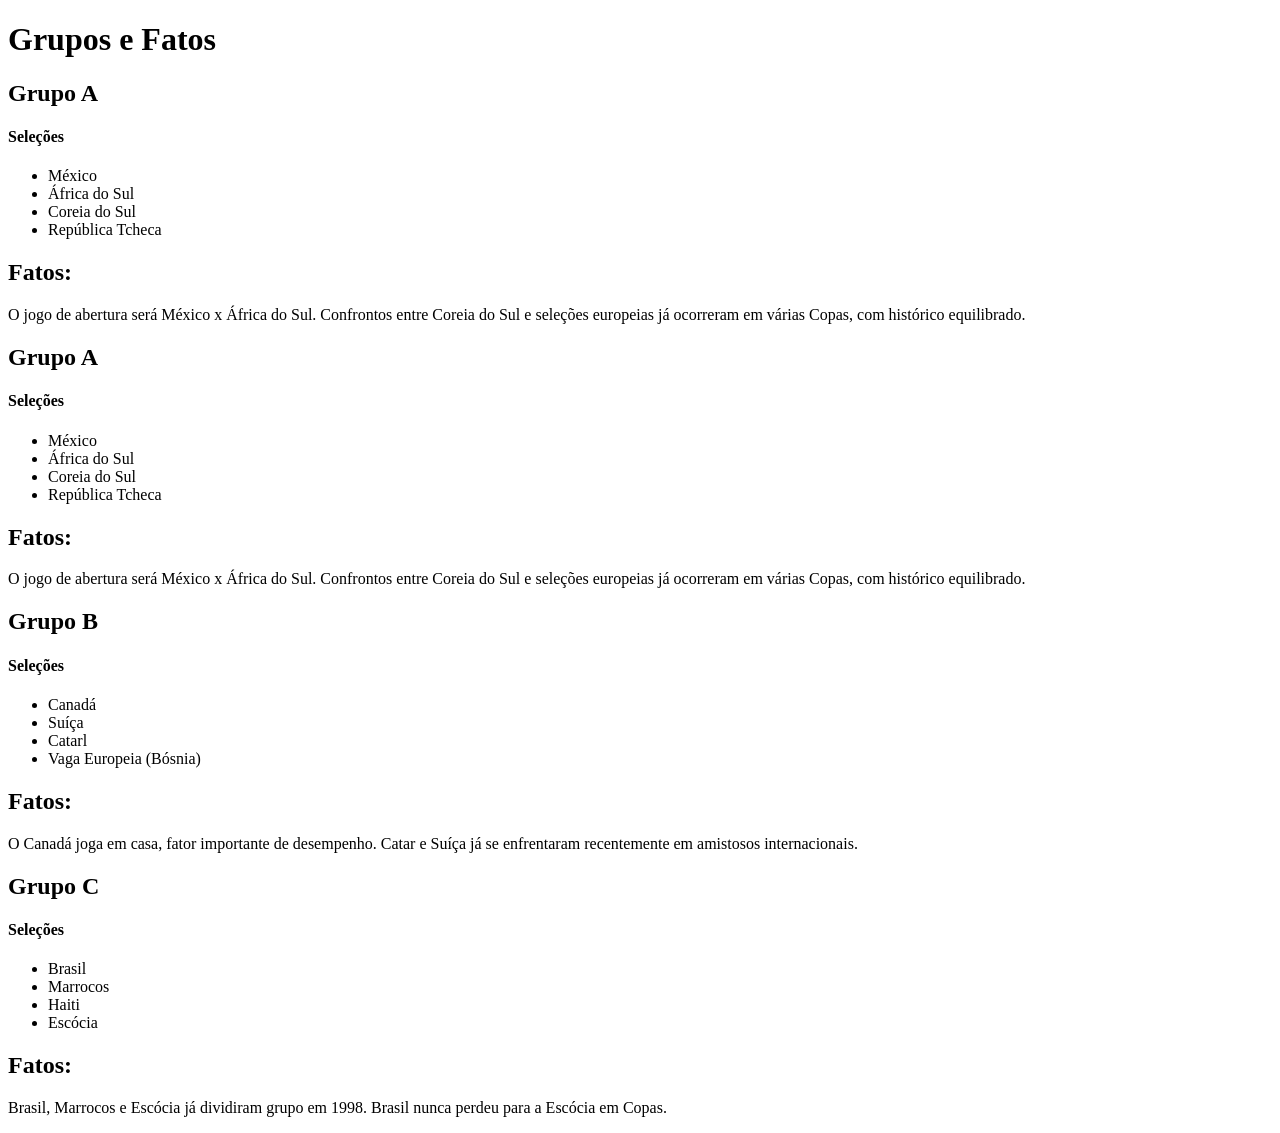
<file: provaGabrielJose/questao1.html>
<!DOCTYPE html>
<html lang="en">
<head>
    <meta charset="UTF-8">
    <meta name="viewport" content="width=device-width, initial-scale=1.0">
    <title>Document</title>
</head>
<body>
    <div>
        <h1>Grupos e Fatos</h1>
    </div>

    <div>
        <h2>Grupo A</h2>

        <h4>Seleções</h4>

        <ul>
            <li>México</li>
            <li>África do Sul</li>
            <li>Coreia do Sul</li>
            <li>República Tcheca</li>
        </ul>

        <h2>Fatos:</h2>

        <p>
            O jogo de abertura será México x África do Sul. Confrontos entre Coreia do Sul e seleções europeias já ocorreram em várias Copas, com histórico equilibrado.
        </p>
    </div>

        <div>
        <h2>Grupo A</h2>

        <h4>Seleções</h4>

        <ul>
            <li>México</li>
            <li>África do Sul</li>
            <li>Coreia do Sul</li>
            <li>República Tcheca</li>
        </ul>

        <h2>Fatos:</h2>

        <p>
            O jogo de abertura será México x África do Sul. Confrontos entre Coreia do Sul e seleções europeias já ocorreram em várias Copas, com histórico equilibrado.
        </p>
    </div>

        <div>
        <h2>Grupo B</h2>

        <h4>Seleções</h4>

        <ul>
            <li>Canadá</li>
            <li>Suíça</li>
            <li>Catarl</li>
            <li>Vaga Europeia (Bósnia)</li>
        </ul>

        <h2>Fatos:</h2>

        <p>
            O Canadá joga em casa, fator importante de desempenho. Catar e Suíça já se enfrentaram recentemente em amistosos internacionais.
        </p>
    </div>

        <div>
        <h2>Grupo C</h2>

        <h4>Seleções</h4>

        <ul>
            <li>Brasil</li>
            <li>Marrocos</li>
            <li>Haiti</li>
            <li>Escócia</li>
        </ul>

        <h2>Fatos:</h2>

        <p>
            Brasil, Marrocos e Escócia já dividiram grupo em 1998. Brasil nunca perdeu para a Escócia em Copas.
        </p>
    </div>

</body>
</html>
</file>
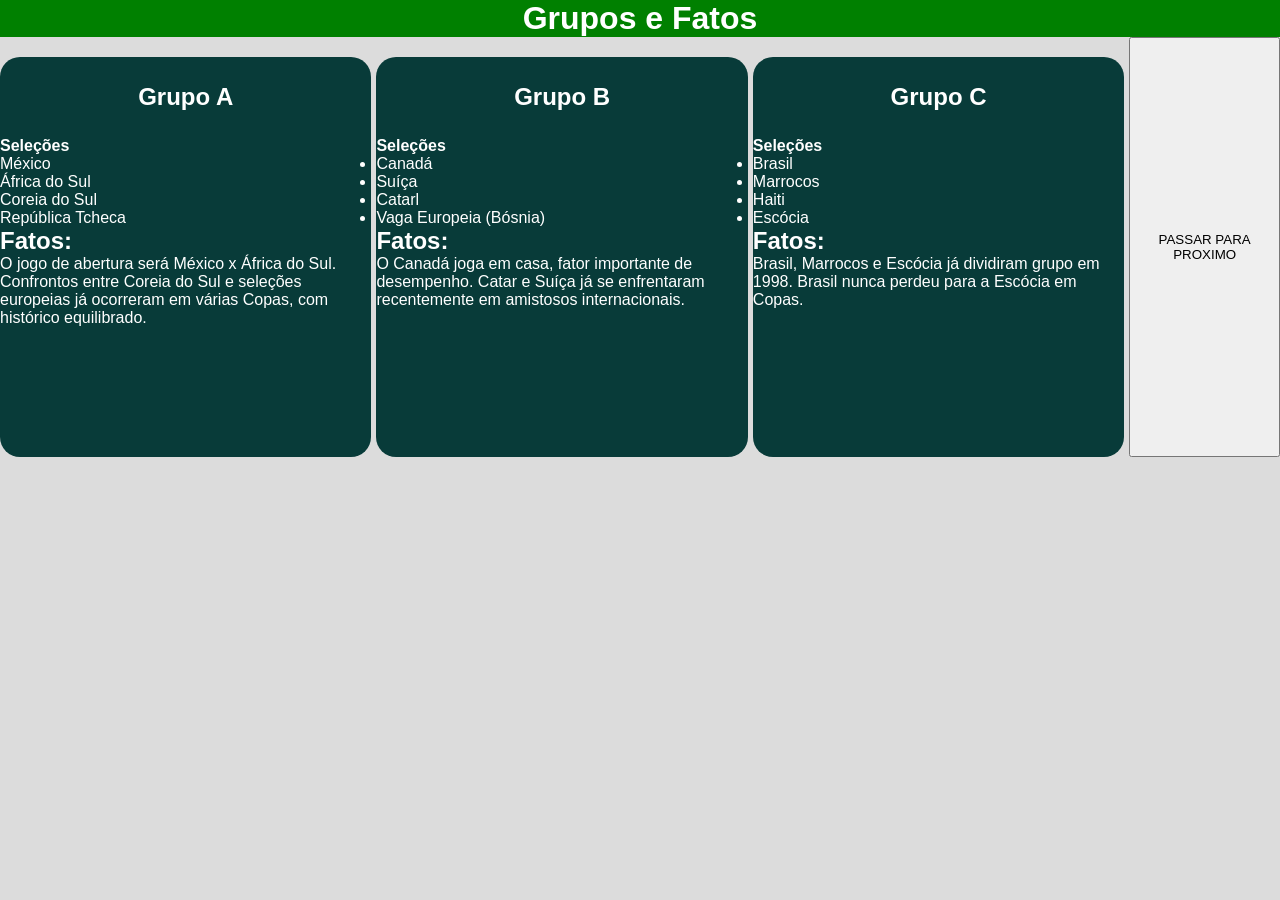
<file: provaGabrielJose/questao2.html>
<!DOCTYPE html>
<html lang="en">
<head>
    <meta charset="UTF-8">
    <meta name="viewport" content="width=device-width, initial-scale=1.0">
    <title>Document</title>
</head>

<style>
* {
    padding: 0;
    margin: 0;
    box-sizing: border-box;
    font-family:Arial, Helvetica, sans-serif;
}

.header {
    width: 100%;
    height: 20%;
    background-color: green;
    display: flex;
    align-items: center;
    justify-content: center;
    color: white;
}

.main {
    display: flex;
    gap: 5px;
    color: white;
}

.groupCard {
    height: 400px;
    width: 400px;
    margin-top: 20px;
    border-radius: 20px;
    background: rgb(8, 59, 57);
}

.title {
    width: 100%;
    height: 20%;
    display: flex;
    align-items: center;
    justify-content: center;
    border-radius: 20px;
    color: white;

}

</style>

<body style="width: 100%; height: 100%;background-color: gainsboro; ">


    <div class="header">
        <h1>Grupos e Fatos</h1>
    </div>

    <div class="main" id="main">

    <div  class="groupCard">
        <h2 class="title">Grupo A</h2>

        <h4>Seleções</h4>

        <ul>
            <li>México</li>
            <li>África do Sul</li>
            <li>Coreia do Sul</li>
            <li>República Tcheca</li>
        </ul>

        <h2>Fatos:</h2>

        <p>
            O jogo de abertura será México x África do Sul. Confrontos entre Coreia do Sul e seleções europeias já ocorreram em várias Copas, com histórico equilibrado.
        </p>
    </div>

    <div  class="groupCard">
        <h2 class="title">Grupo B</h2>

        <h4>Seleções</h4>

        <ul>
            <li>Canadá</li>
            <li>Suíça</li>
            <li>Catarl</li>
            <li>Vaga Europeia (Bósnia)</li>
        </ul>

        <h2>Fatos:</h2>

        <p>
            O Canadá joga em casa, fator importante de desempenho. Catar e Suíça já se enfrentaram recentemente em amistosos internacionais.
        </p>
    </div>

    <div  class="groupCard">
        <h2 class="title">Grupo C</h2>

        <h4>Seleções</h4>

        <ul>
            <li>Brasil</li>
            <li>Marrocos</li>
            <li>Haiti</li>
            <li>Escócia</li>
        </ul>

        <h2>Fatos:</h2>

        <p>
            Brasil, Marrocos e Escócia já dividiram grupo em 1998. Brasil nunca perdeu para a Escócia em Copas.
        </p>
    </div>

    <button id="btn">PASSAR PARA PROXIMO</button>

    </div>

    <script>

        const criarHtmlGrupo = (
        title,
        selecao1,selecao2,selecao3,selecao4,
        fatos
        ) => {
            return `<div  class="groupCard">
                <h2 class="title">${title}</h2>

                <h4>Seleções</h4>

                <ul>
                    <li>${selecao1}</li>
                    <li>${selecao2}</li>
                    <li>${selecao3}</li>
                    <li>${selecao4}</li>
                </ul>

                <h2>Fatos:</h2>

                <p>
                   ${fatos}
                </p>
            </div>`
        }

        const grupo1 = criarHtmlGrupo(
            'Grupo D',
            'Estados Unidos','Paraguai','Austrália','Turquia',
            ' Os EUA jogam em casa, vantagem histórica em Copas.Austrália enfrenta frequentemente seleções sul-americanas em torneios.'
        );

        const grupo2 = criarHtmlGrupo(
            'Grupo E',
            'Alemanha','Equador','Costa do Marfim','Curaçao',
            ' Alemanha costuma dominar fases de grupos.Equador e Costa do Marfim têm estilos físicos semelhantes.'
        );

        const grupo3 = criarHtmlGrupo(
            'Grupo F',
            'Holanda','Japão','Tunísia','Suécia',
            '  Brasil, Marrocos e Escócia já dividiram grupo em 1998. Brasil nunca perdeu para a Escócia em Copas.'
        );

        const grupos = `${grupo1}
        ${grupo2}
        ${grupo3}`


        const btn = document.getElementById('btn');

        btn.addEventListener('click', () => {
            document.getElementById('main').innerHTML = grupos;
        })
    </script>

</body>
</html>
</file>
<file: atividadeSemana4/atividade.css>
*{
    margin:0;
    padding:0;
    box-sizing:border-box;
}

body{
    font-family: Arial, Helvetica, sans-serif;
    background:#f4f4f4;
    color:#333;
    line-height:1.6;
}

#pagina{
    width:90%;
    max-width:1100px;
    margin:auto;
    background:white;
    padding:20px;
}

header{
    background:#2c3e50;
    color:white;
    padding:20px;
    margin-bottom:15px;
}

header h1{
    margin-bottom:5px;
}

nav{
    background:#34495e;
    margin-bottom:20px;
}

nav ul{
    list-style:none;
    display:flex;
    flex-wrap:wrap;
}

nav ul li{
    margin:0;
}

nav ul li a{
    display:block;
    padding:12px 18px;
    color:white;
    text-decoration:none;
    transition:0.2s;
}

nav ul li a:hover{
    background:#1abc9c;
}

section{
    margin-bottom:35px;
}

section h2{
    margin-bottom:10px;
    border-bottom:2px solid #ddd;
    padding-bottom:5px;
}

article{
    margin-bottom:15px;
    padding:10px;
    border-left:4px solid #1abc9c;
    background:#fafafa;
}

aside{
    background:#eef6ff;
    padding:10px;
    border-left:4px solid #3498db;
    margin-top:10px;
}

blockquote{
    background:#f0f0f0;
    padding:10px;
    margin-top:10px;
    border-left:4px solid #999;
    font-style:italic;
}

code{
    background:#eee;
    padding:3px 6px;
    border-radius:4px;
}

pre{
    background:#272822;
    color:#eee;
    padding:10px;
    overflow-x:auto;
}

table{
    width:100%;
    border-collapse:collapse;
    margin-top:10px;
}

table th, table td{
    border:1px solid #ccc;
    padding:8px;
    text-align:left;
}

table th{
    background:#1abc9c;
    color:white;
}

caption{
    margin-bottom:5px;
    font-weight:bold;
}

form{
    margin-top:10px;
}

fieldset{
    border:1px solid #ccc;
    padding:15px;
}

legend{
    font-weight:bold;
}

label{
    display:block;
    margin-top:10px;
}

input, select, textarea{
    width:100%;
    padding:8px;
    margin-top:4px;
    border:1px solid #ccc;
    border-radius:3px;
}

textarea{
    min-height:80px;
}

input{
    background:#1abc9c;
    color:white;
    border:none;
    margin-top:15px;
    cursor:pointer;
}

input:hover{
    background:#16a085;
}

footer{
    background:#2c3e50;
    color:white;
    text-align:center;
    padding:20px;
    margin-top:30px;
}

footer address{
    font-style:normal;
    margin-top:5px;
}
</file>
